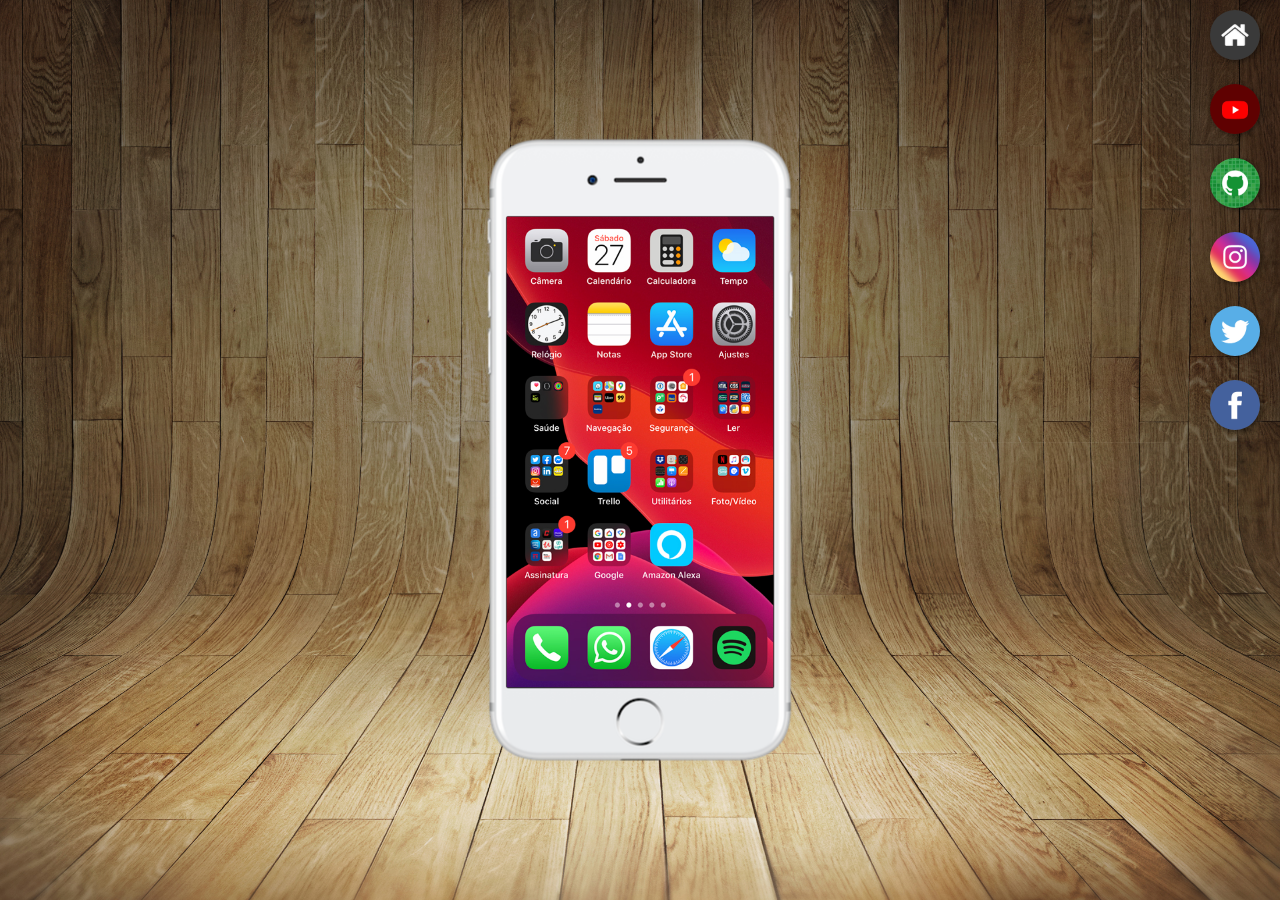
<file: index.html>
<!DOCTYPE html>
<html lang="pt-br">
<head>
    <meta charset="UTF-8">
    <meta name="viewport" content="width=device-width, initial-scale=1.0">
    <title>Projeto redes sociais</title>
    <link rel="shortcut icon" href="favicon.ico" type="image/x-icon">
    <link rel="stylesheet" href="estilos/style.css">
</head>
<body>
   <main>
        <section id="telefone">
            <iframe src="home.html" name="tela" id="tela" frameborder="0">
                Seu navegador não é compatível com isso.
            </iframe>
        </section>
        <section id="redes-sociais">
            <a href="home.html" target="tela"> <img src="imagens/logo-home.jpg" alt="Home"></a> <br>
            <a href="youtube.html" target="tela"> <img src="imagens/logo-youtube.jpg" alt="YouTube"></a><br>
            <a href="github.html" target="tela"> <img src="imagens/logo-github.jpg" alt="GitHub"></a><br>
            <a href="instagram.html" target="tela"> <img src="imagens/logo-instagram.jpg" alt="Instagram"></a><br>
            <a href="twitter.html" target="tela"> <img src="imagens/logo-twitter.jpg" alt="Twitter"></a><br>
            <a href="facebook.html" target="tela"> <img src="imagens/logo-facebook.jpg" alt="Facebook"></a><br>
        </section>
   </main>
</body>
</html>
</file>
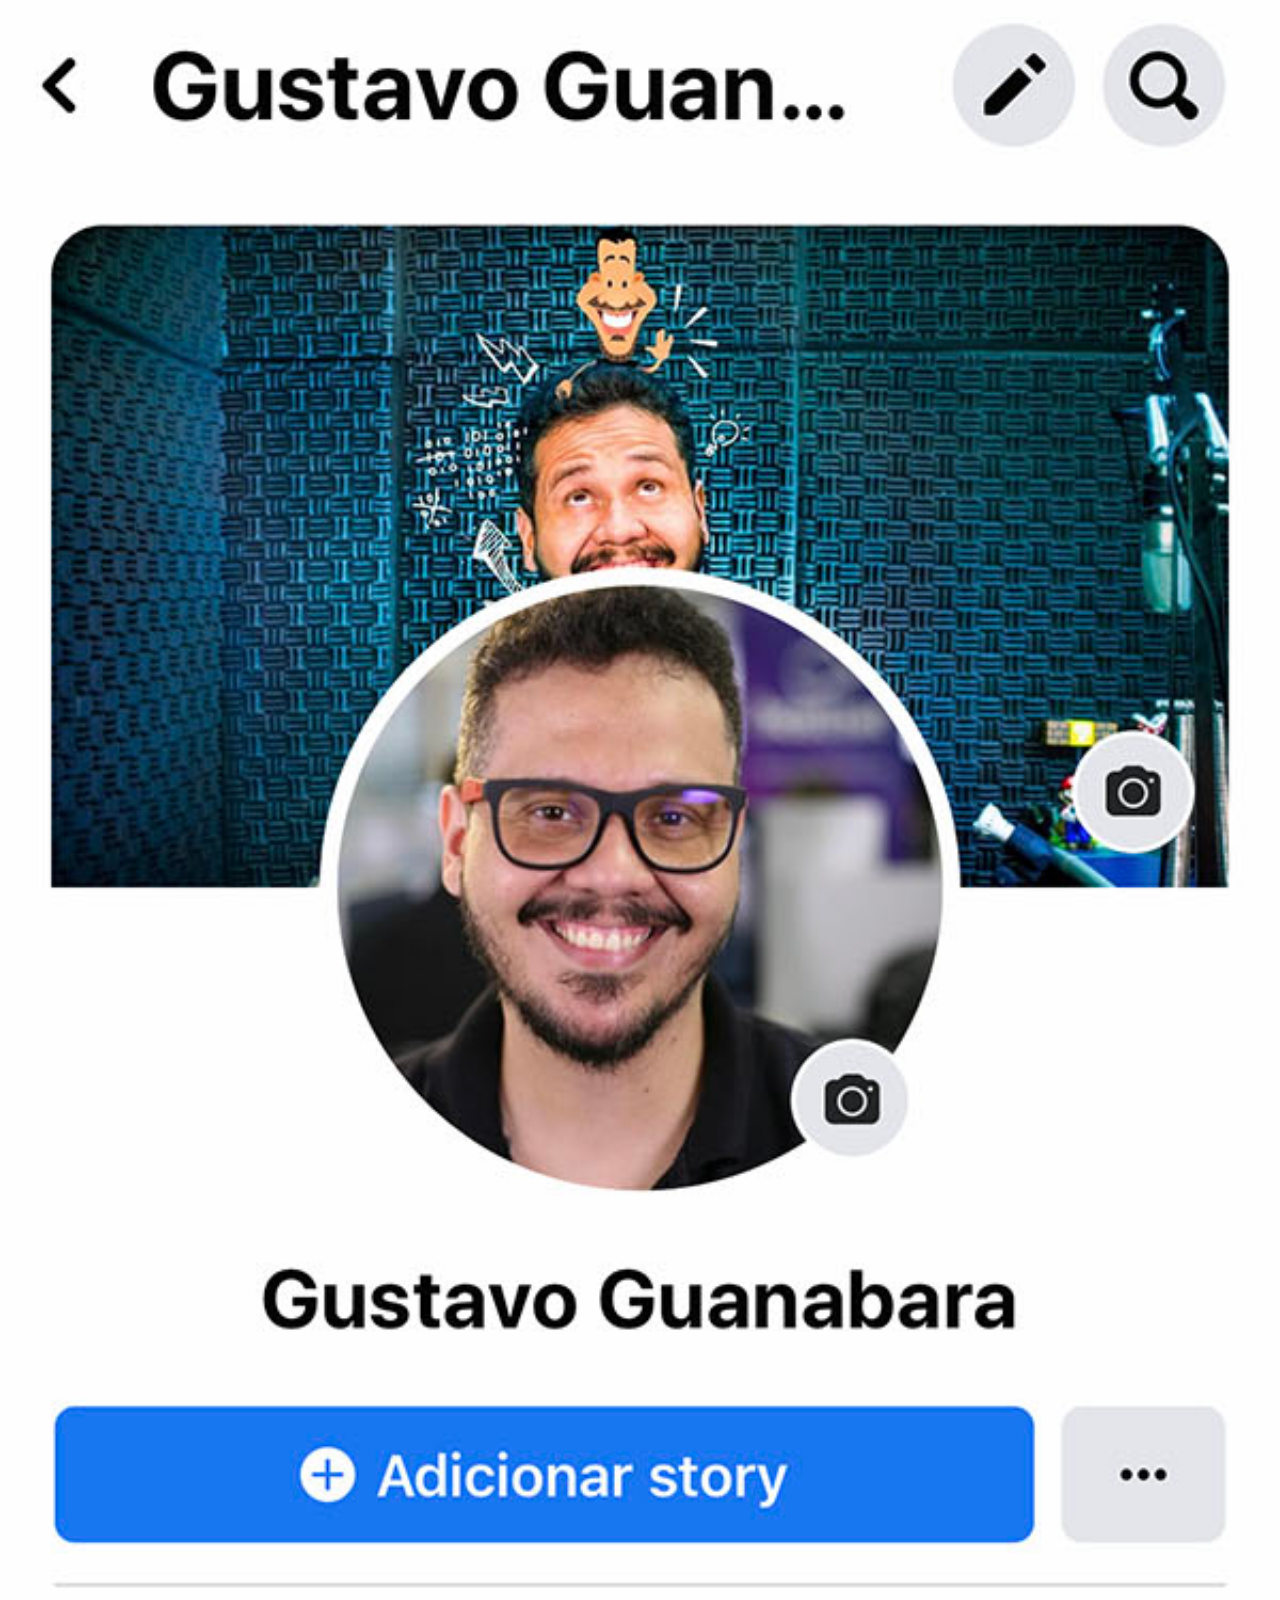
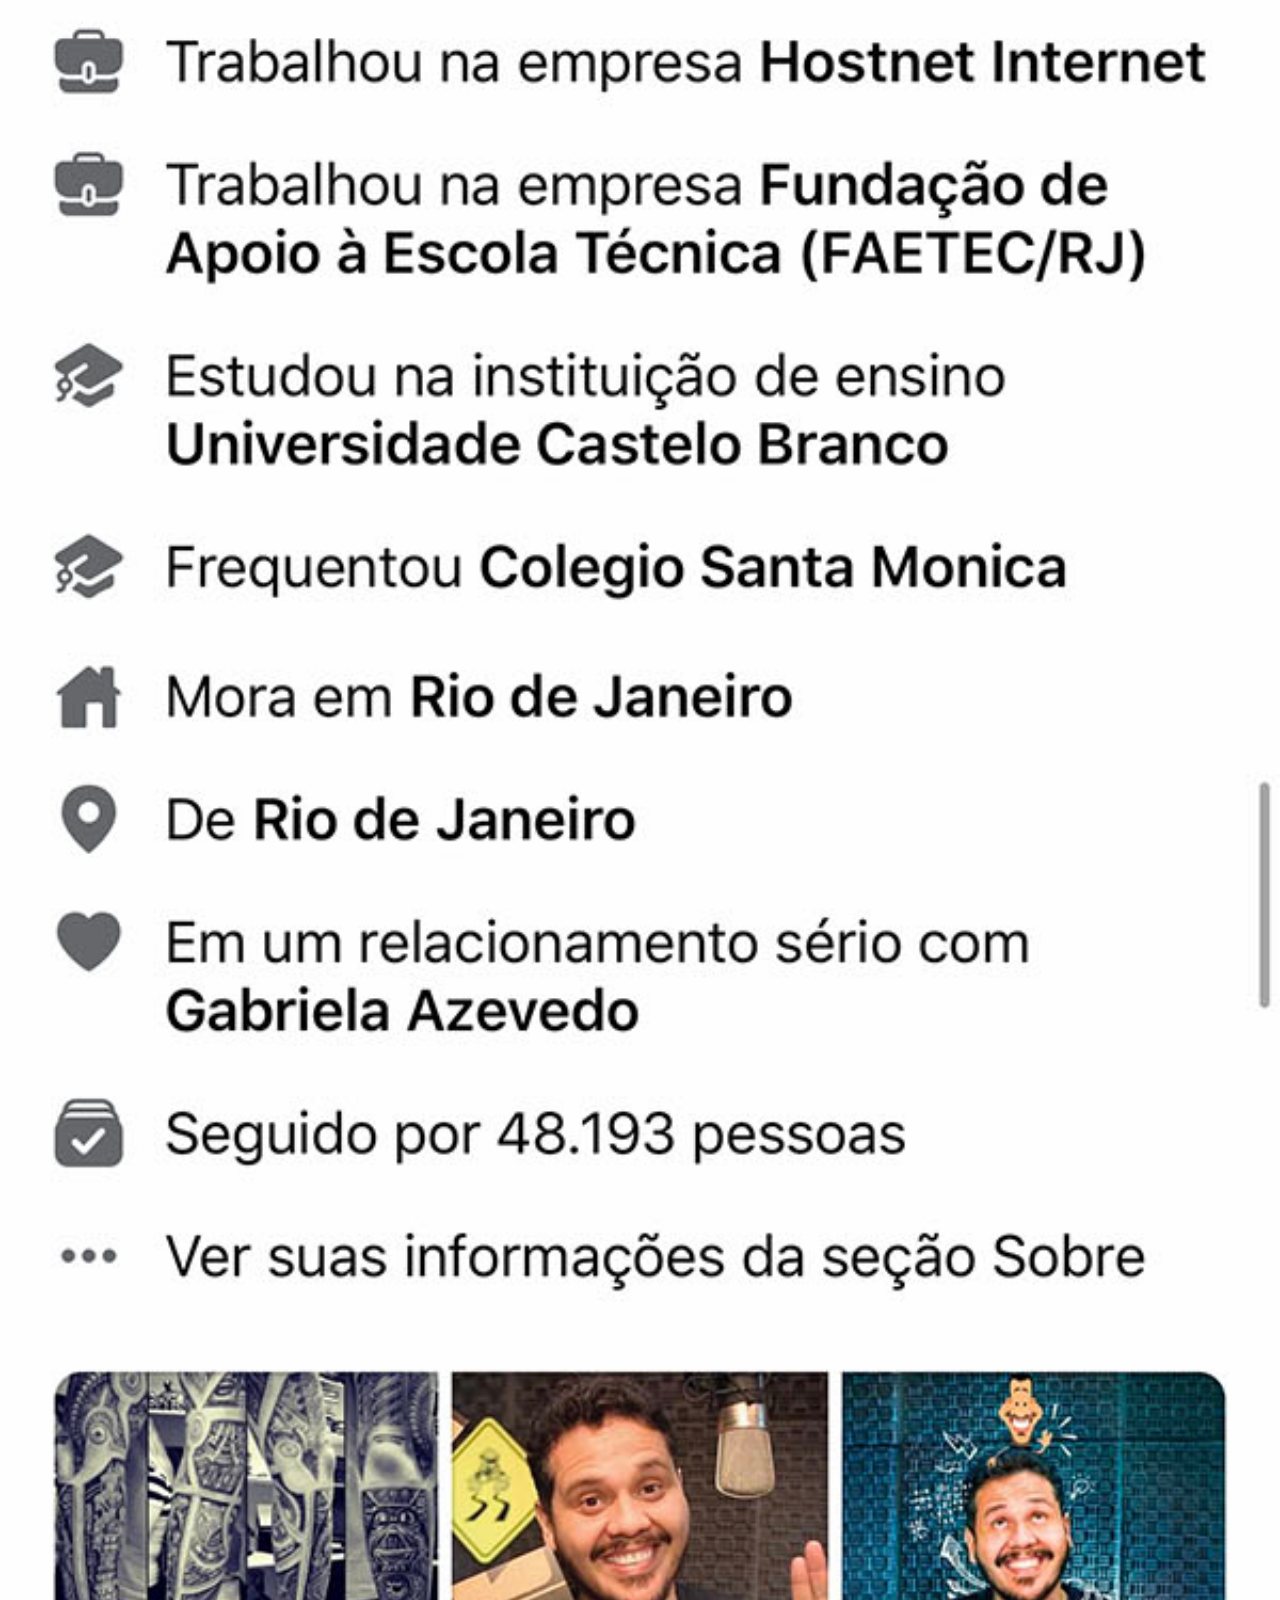
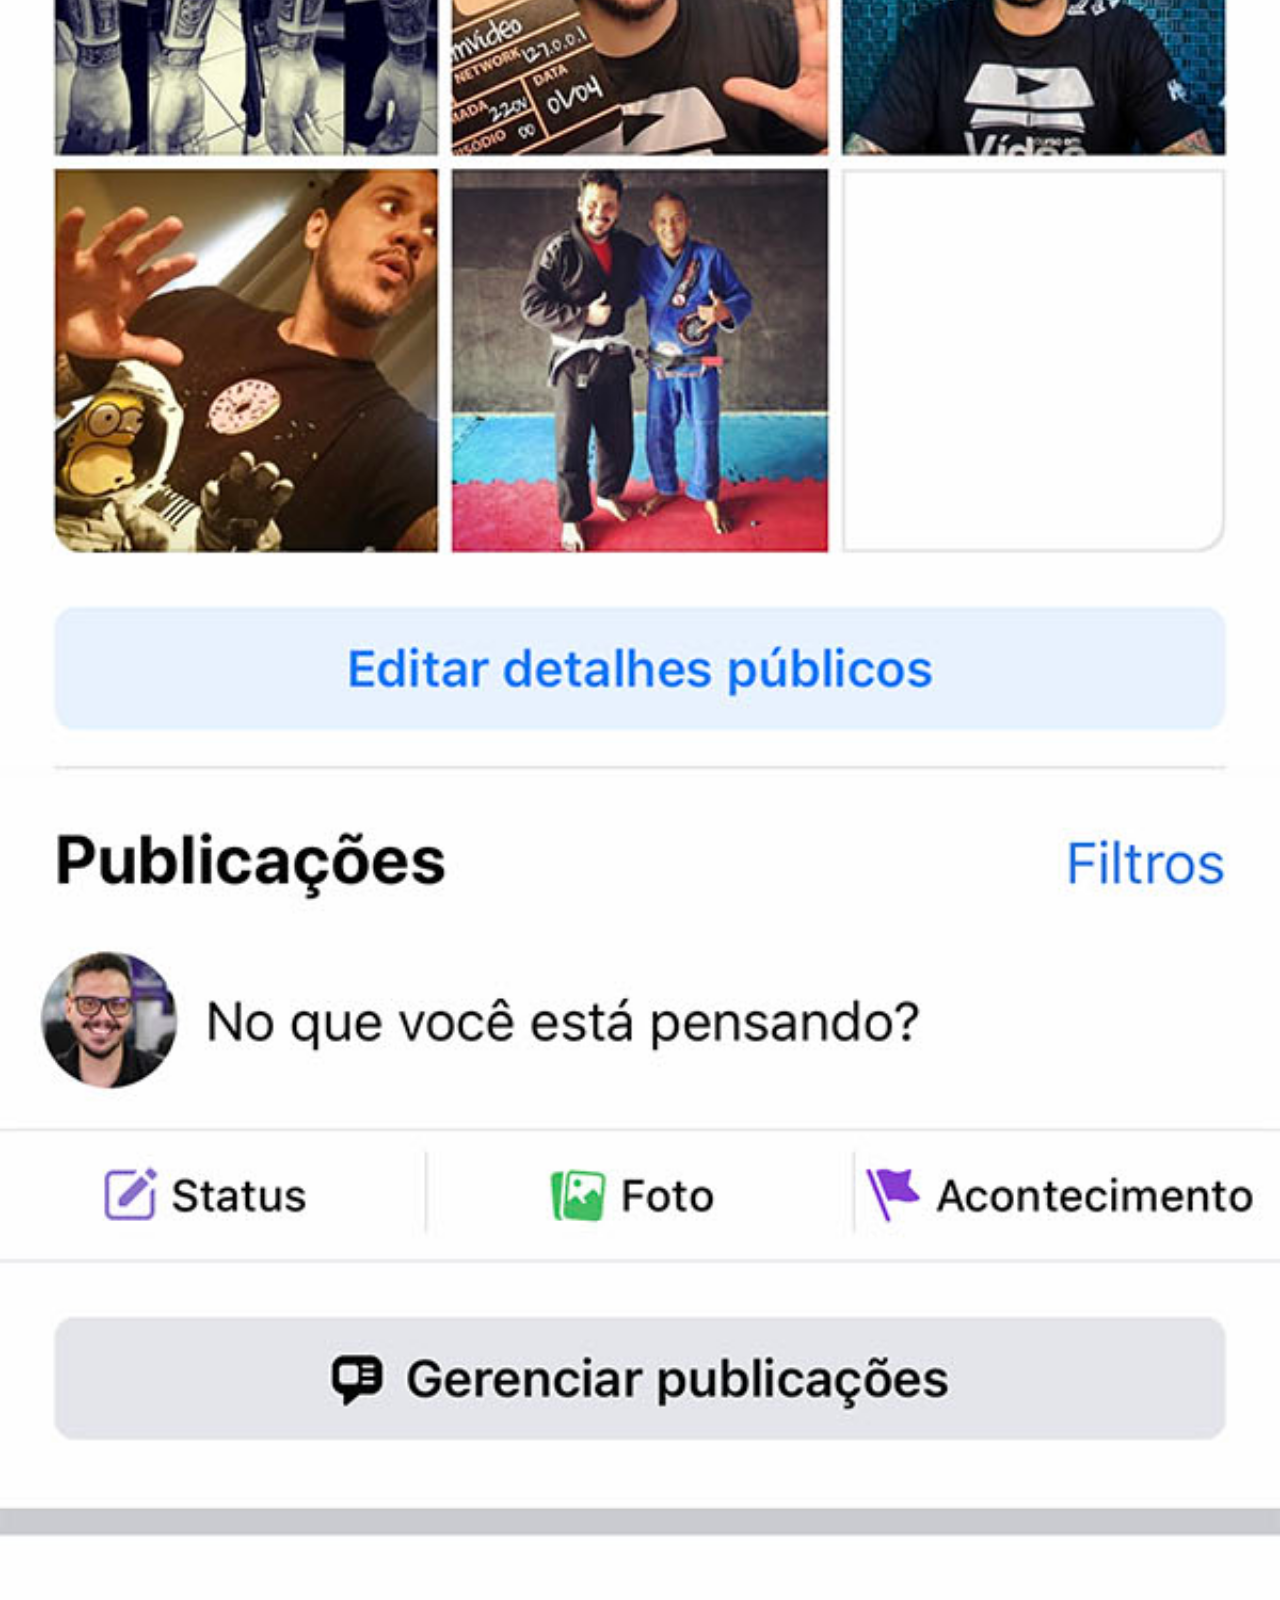
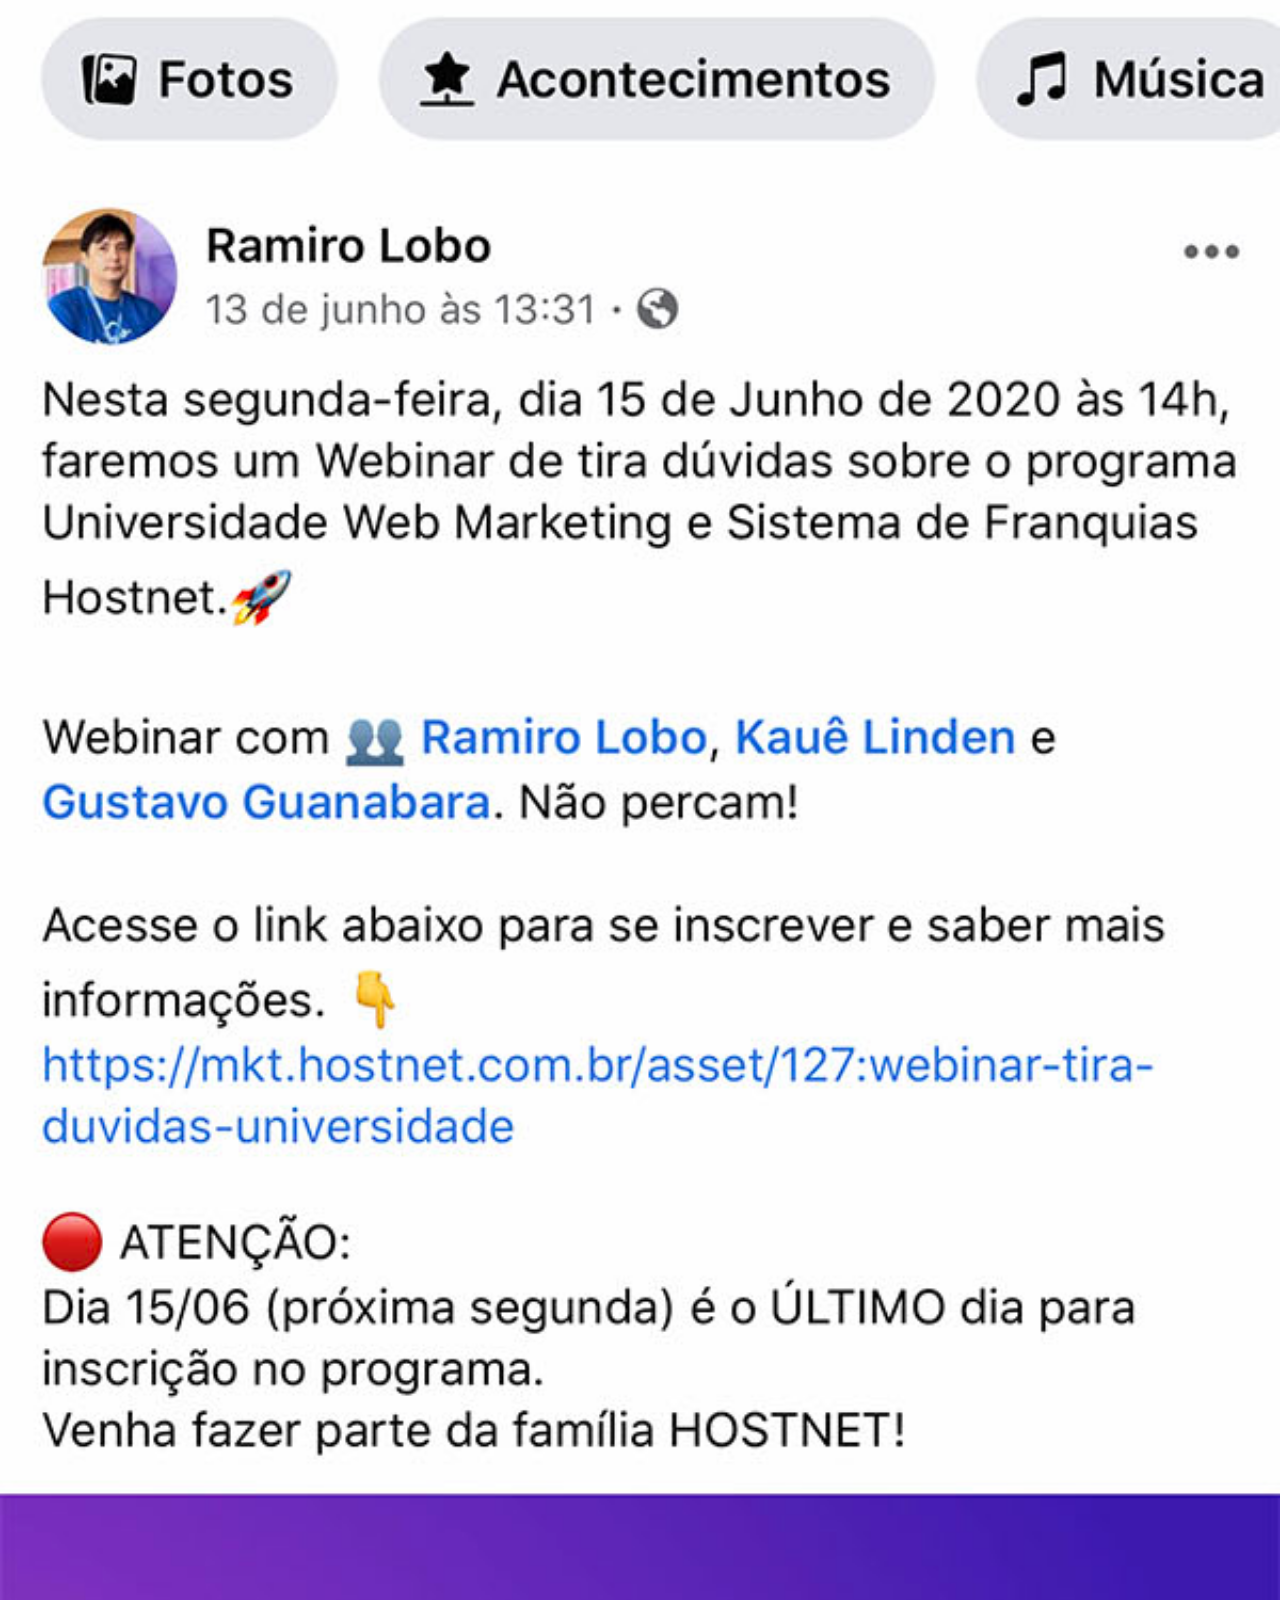
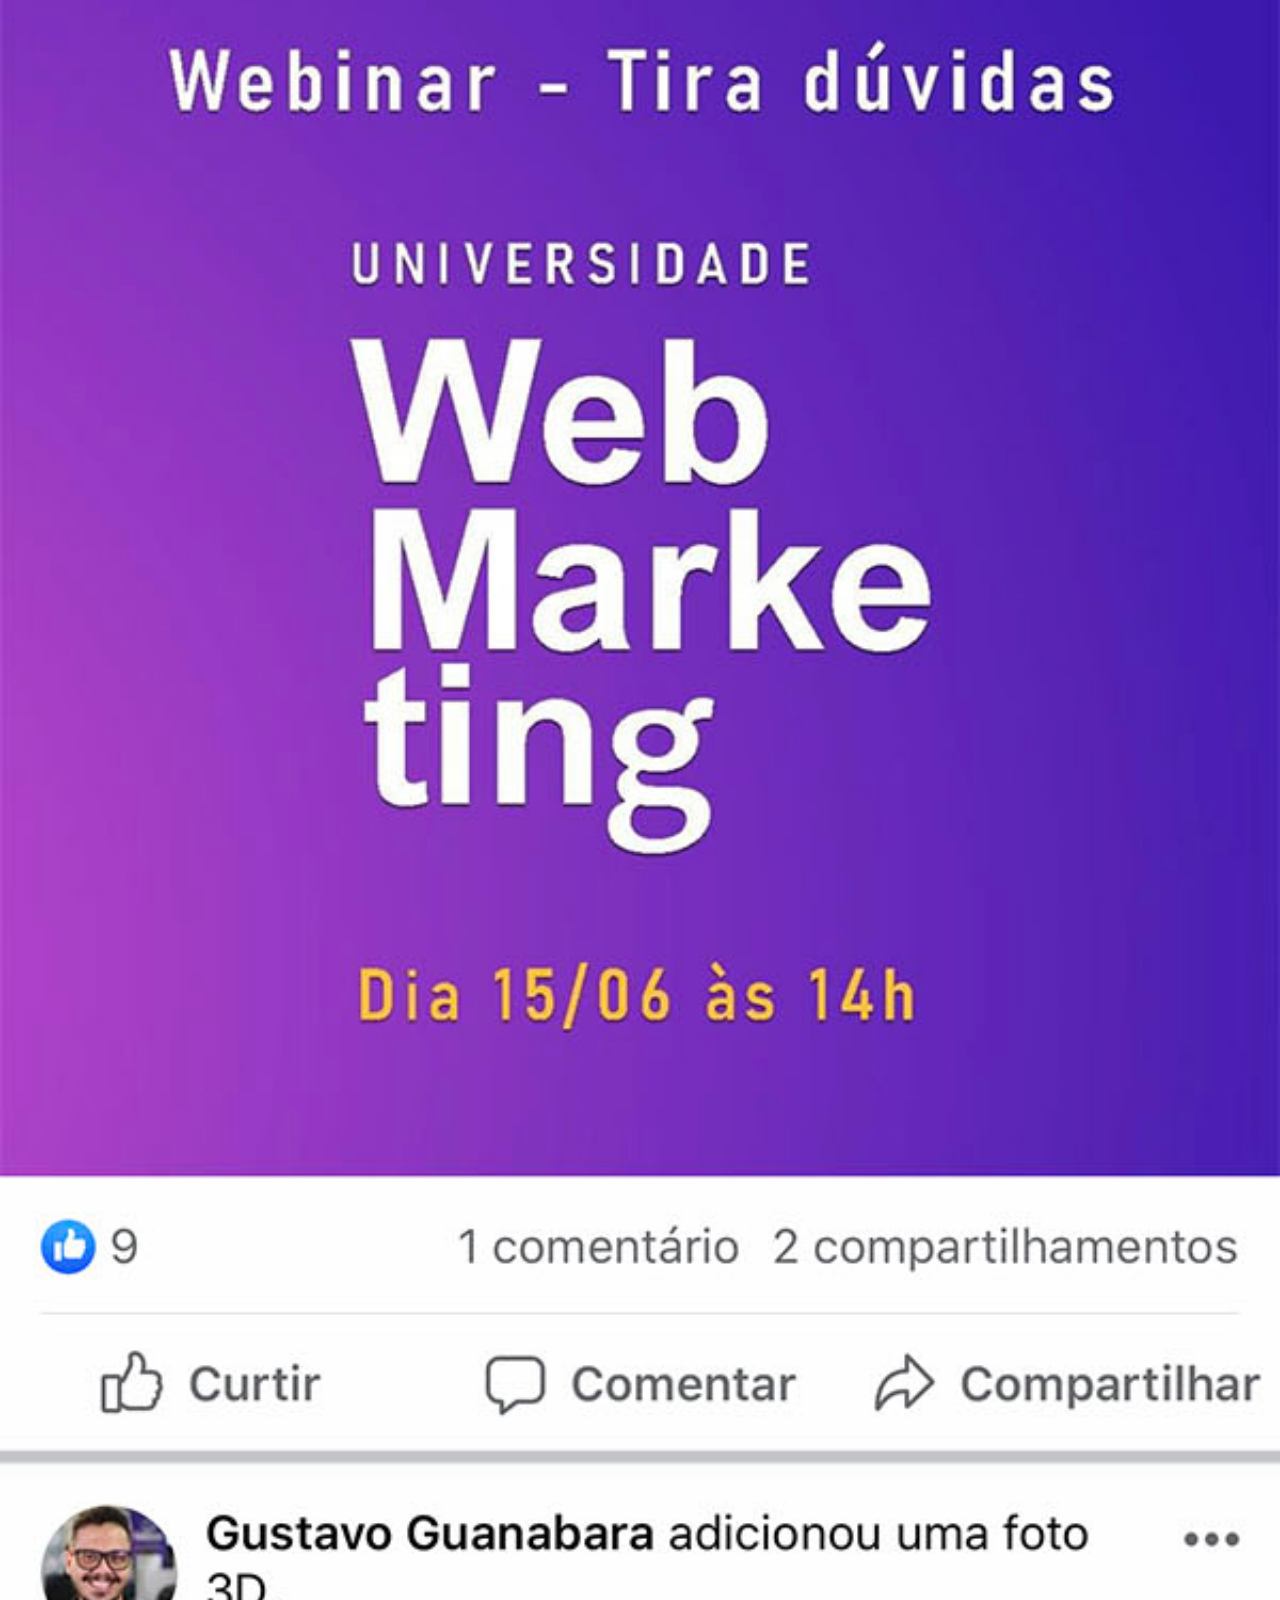
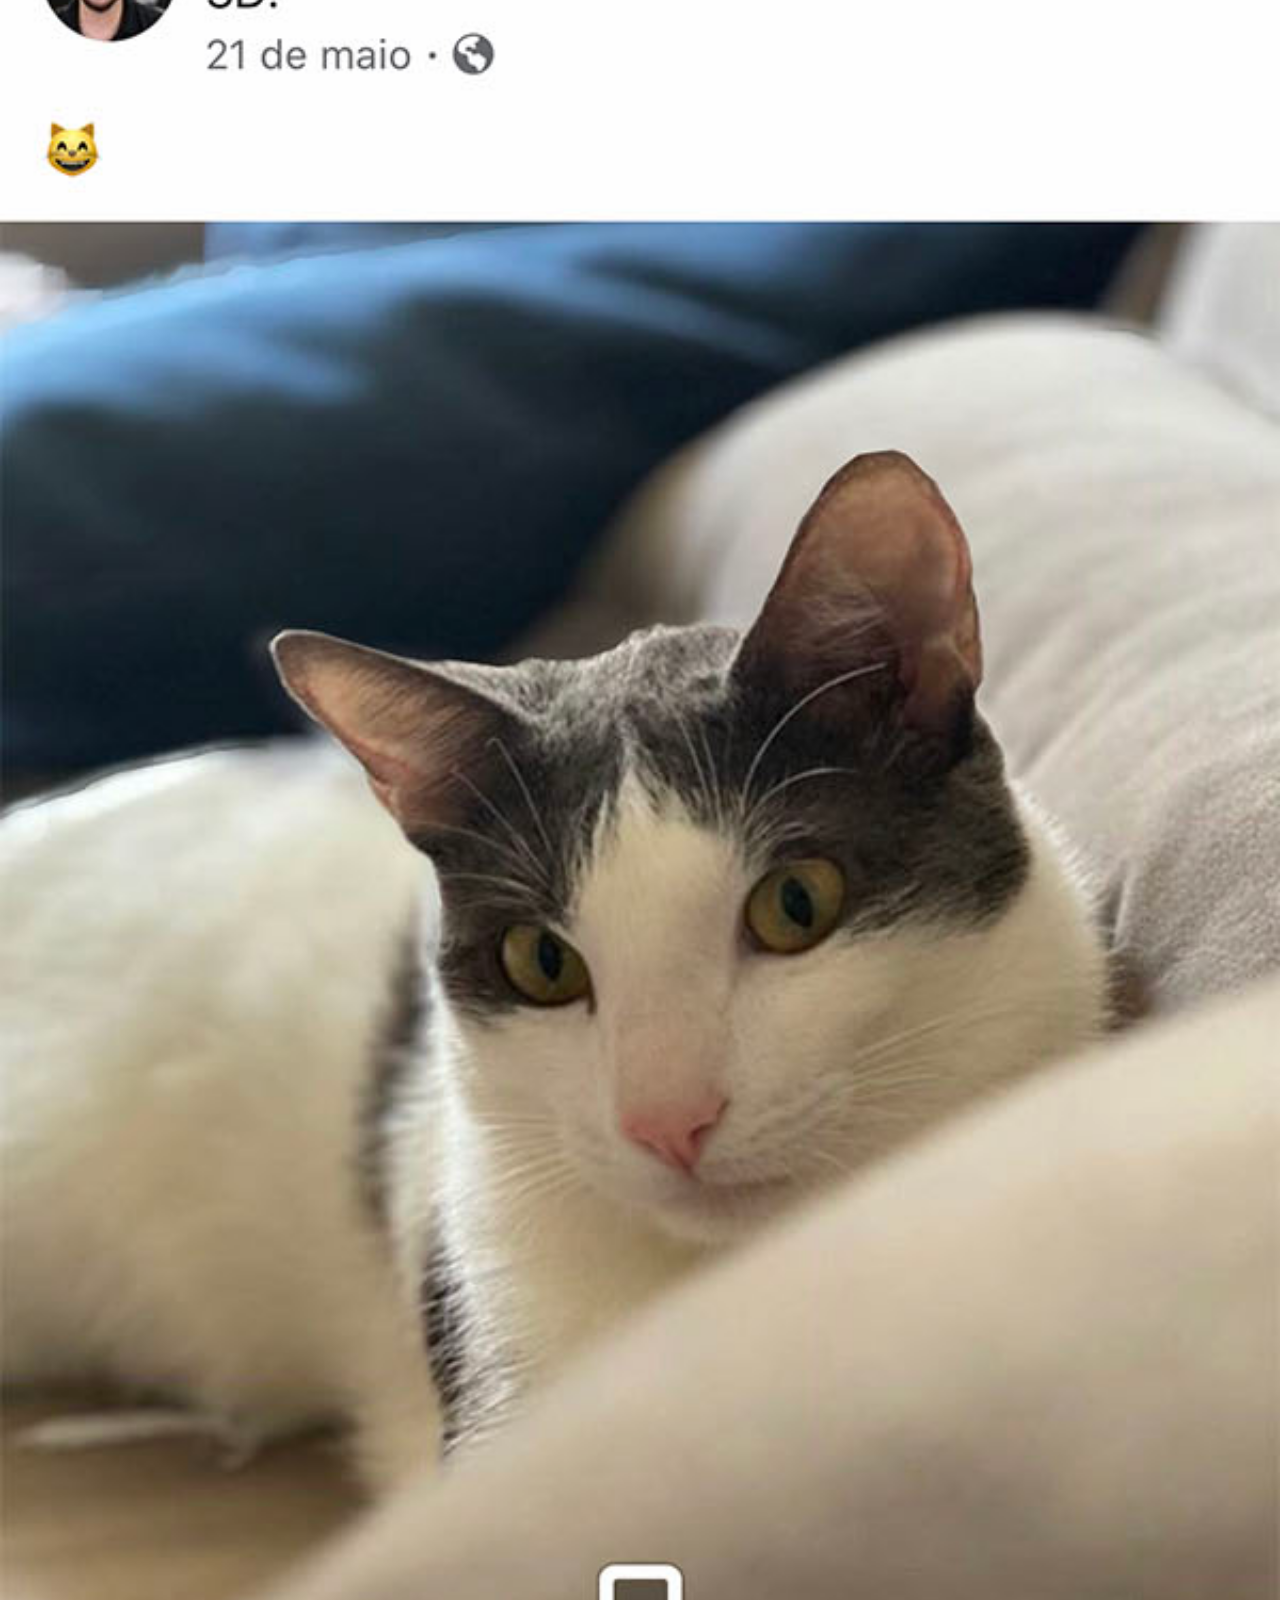
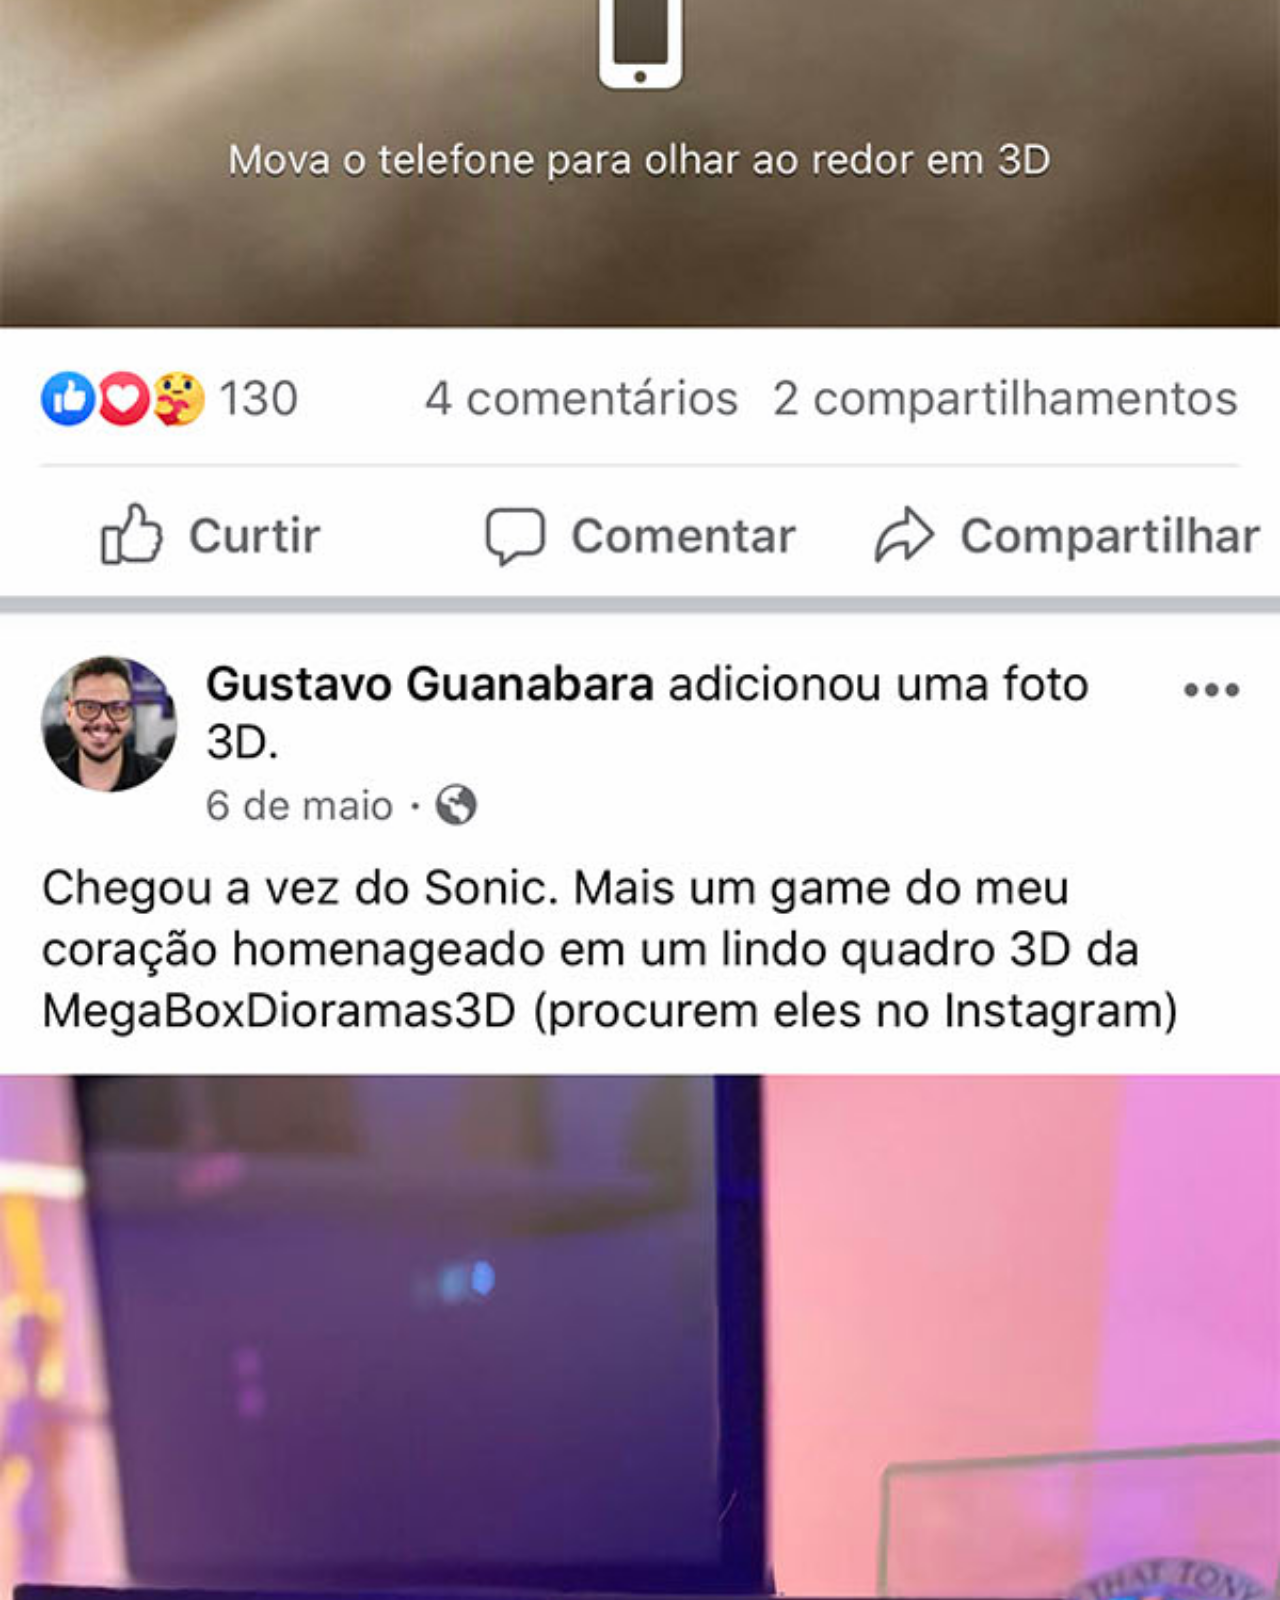
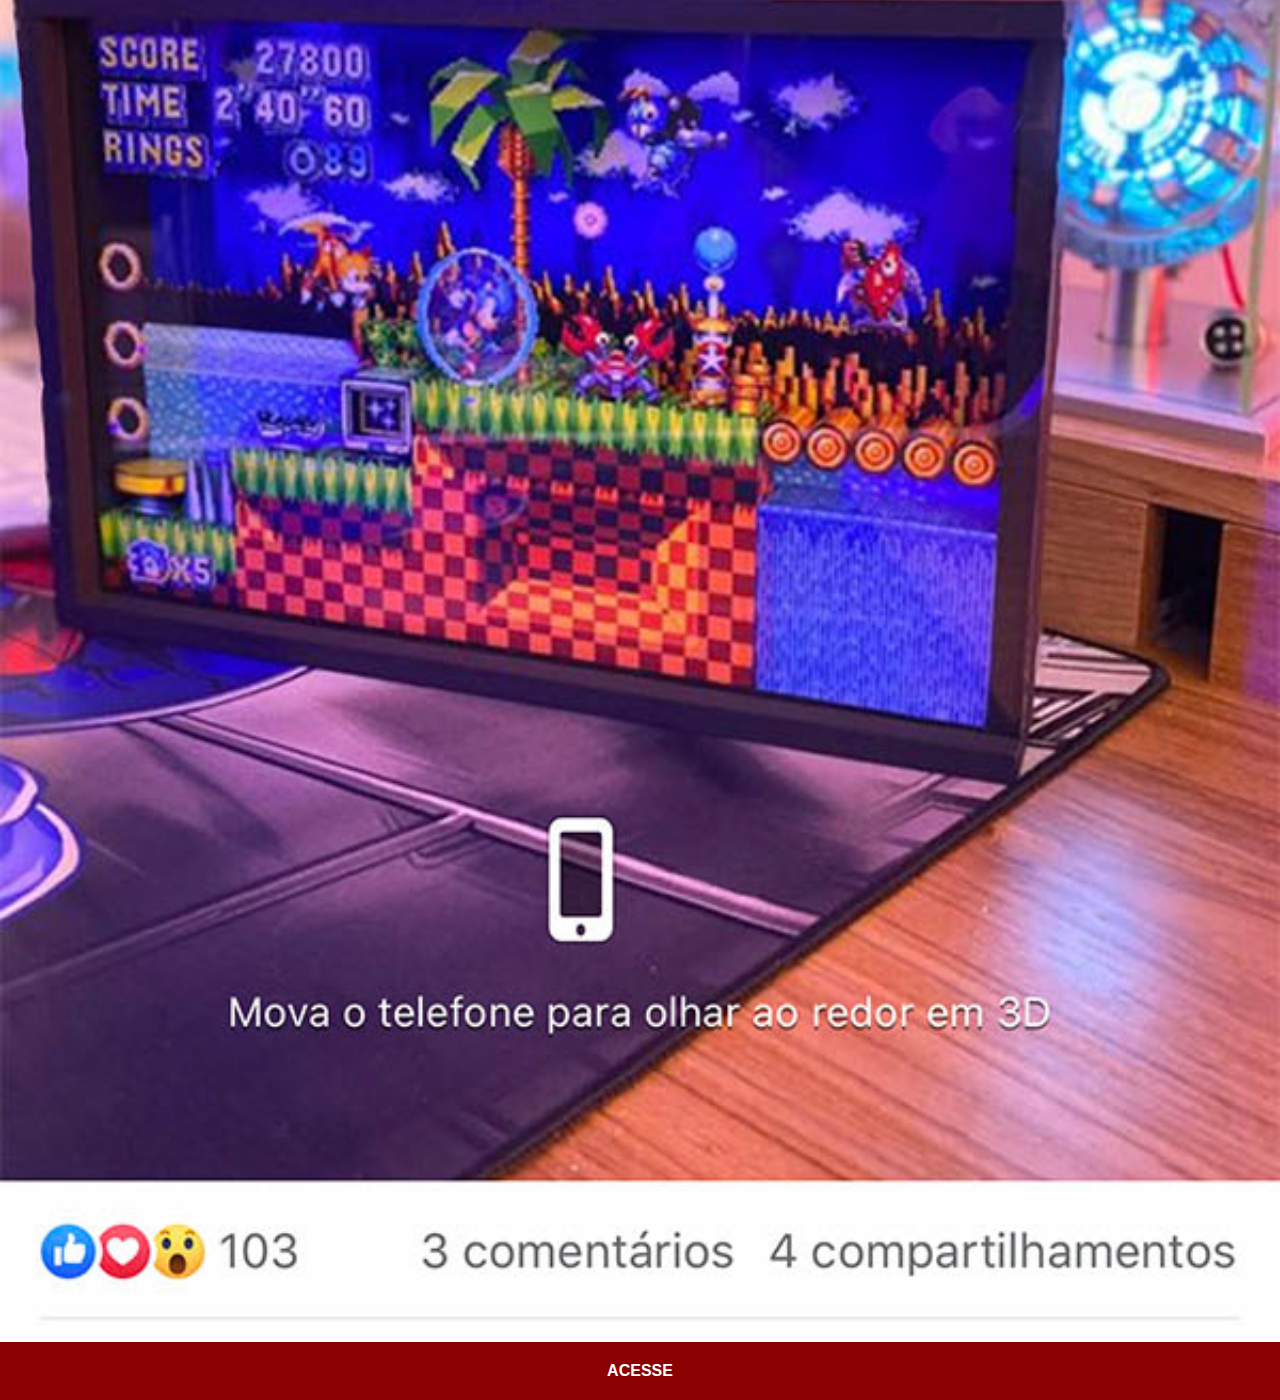
<file: facebook.html>
<!DOCTYPE html>
<html lang="pt-br">
<head>
    <meta charset="UTF-8">
    <meta name="viewport" content="width=device-width, initial-scale=1.0">
    <title>Facebook</title>
    <link rel="stylesheet" href="estilos/social.css">
</head>
<body>
   <img src="imagens/tela-facebook.jpg" alt="Facebook"> 
   <a href="https://www.facebook.com/gustavoguanabara/" target="_blank">ACESSE</a>
</body>
</html>
</file>
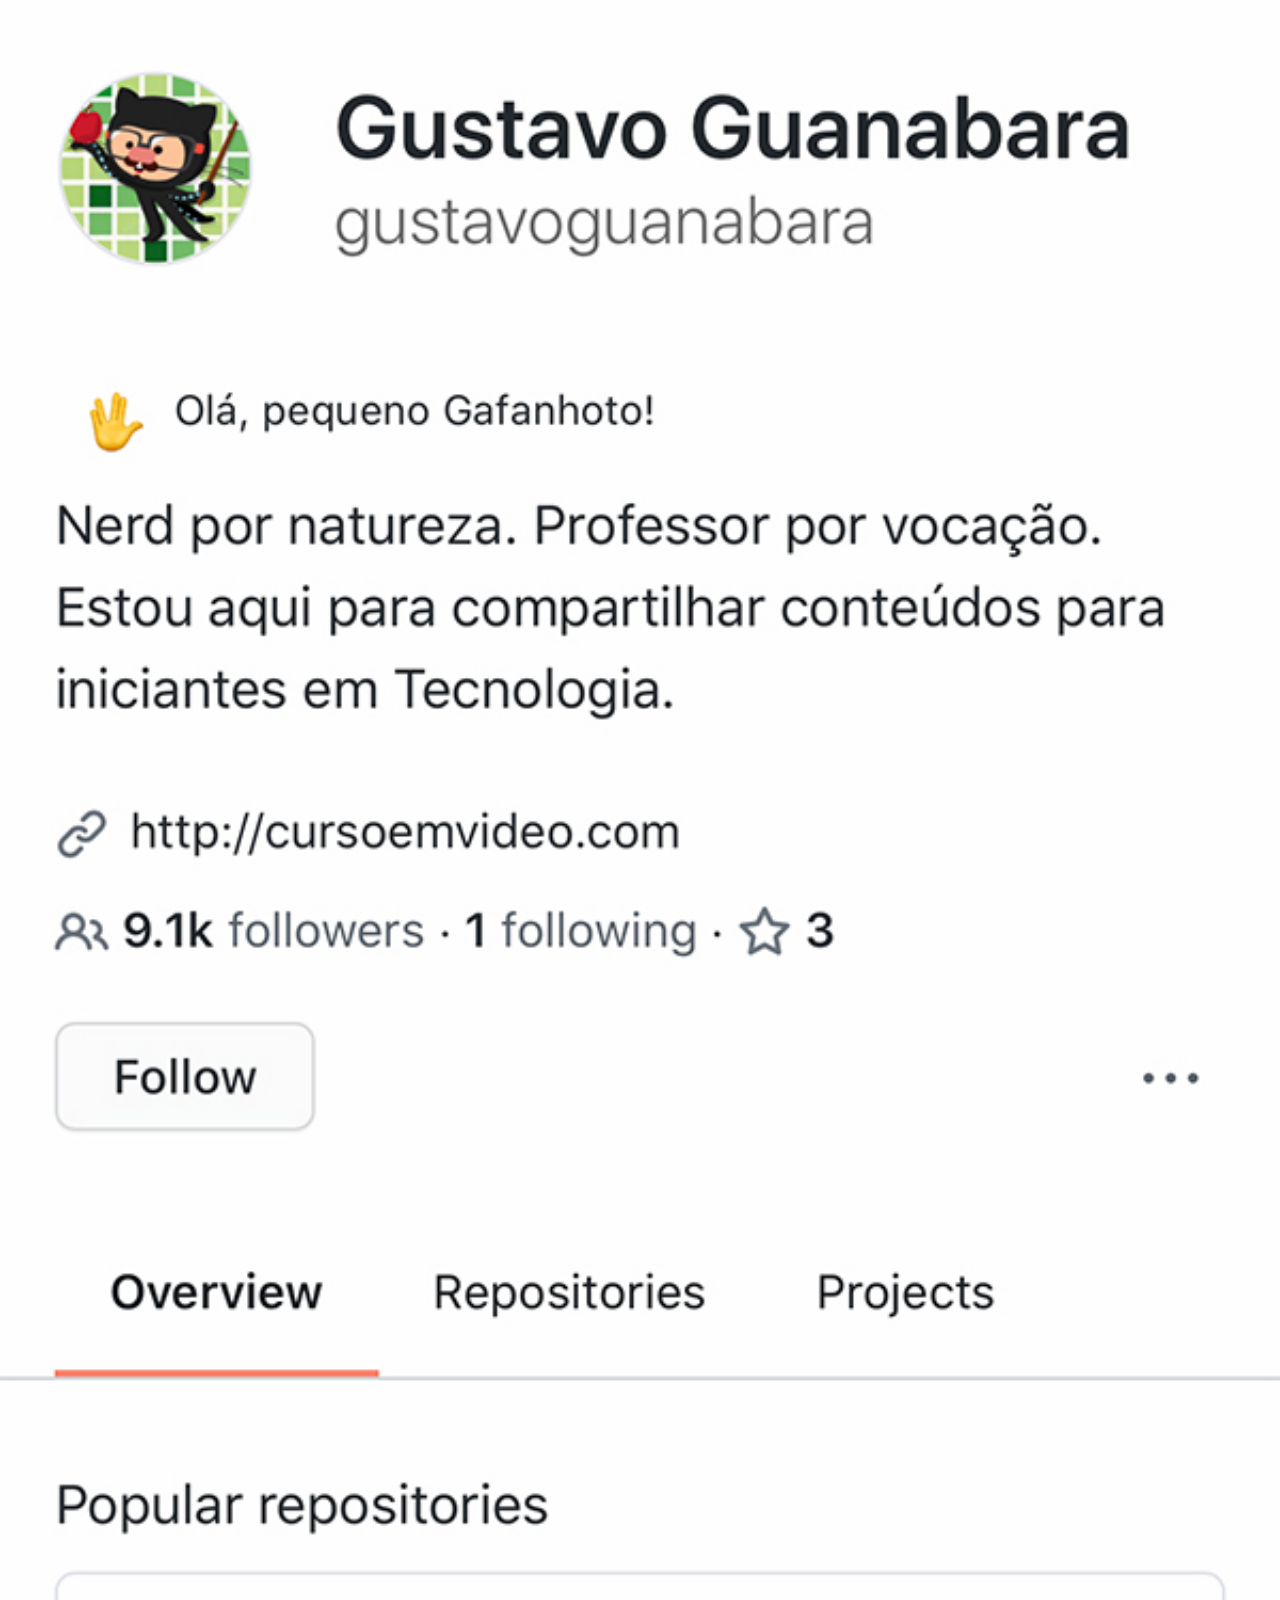
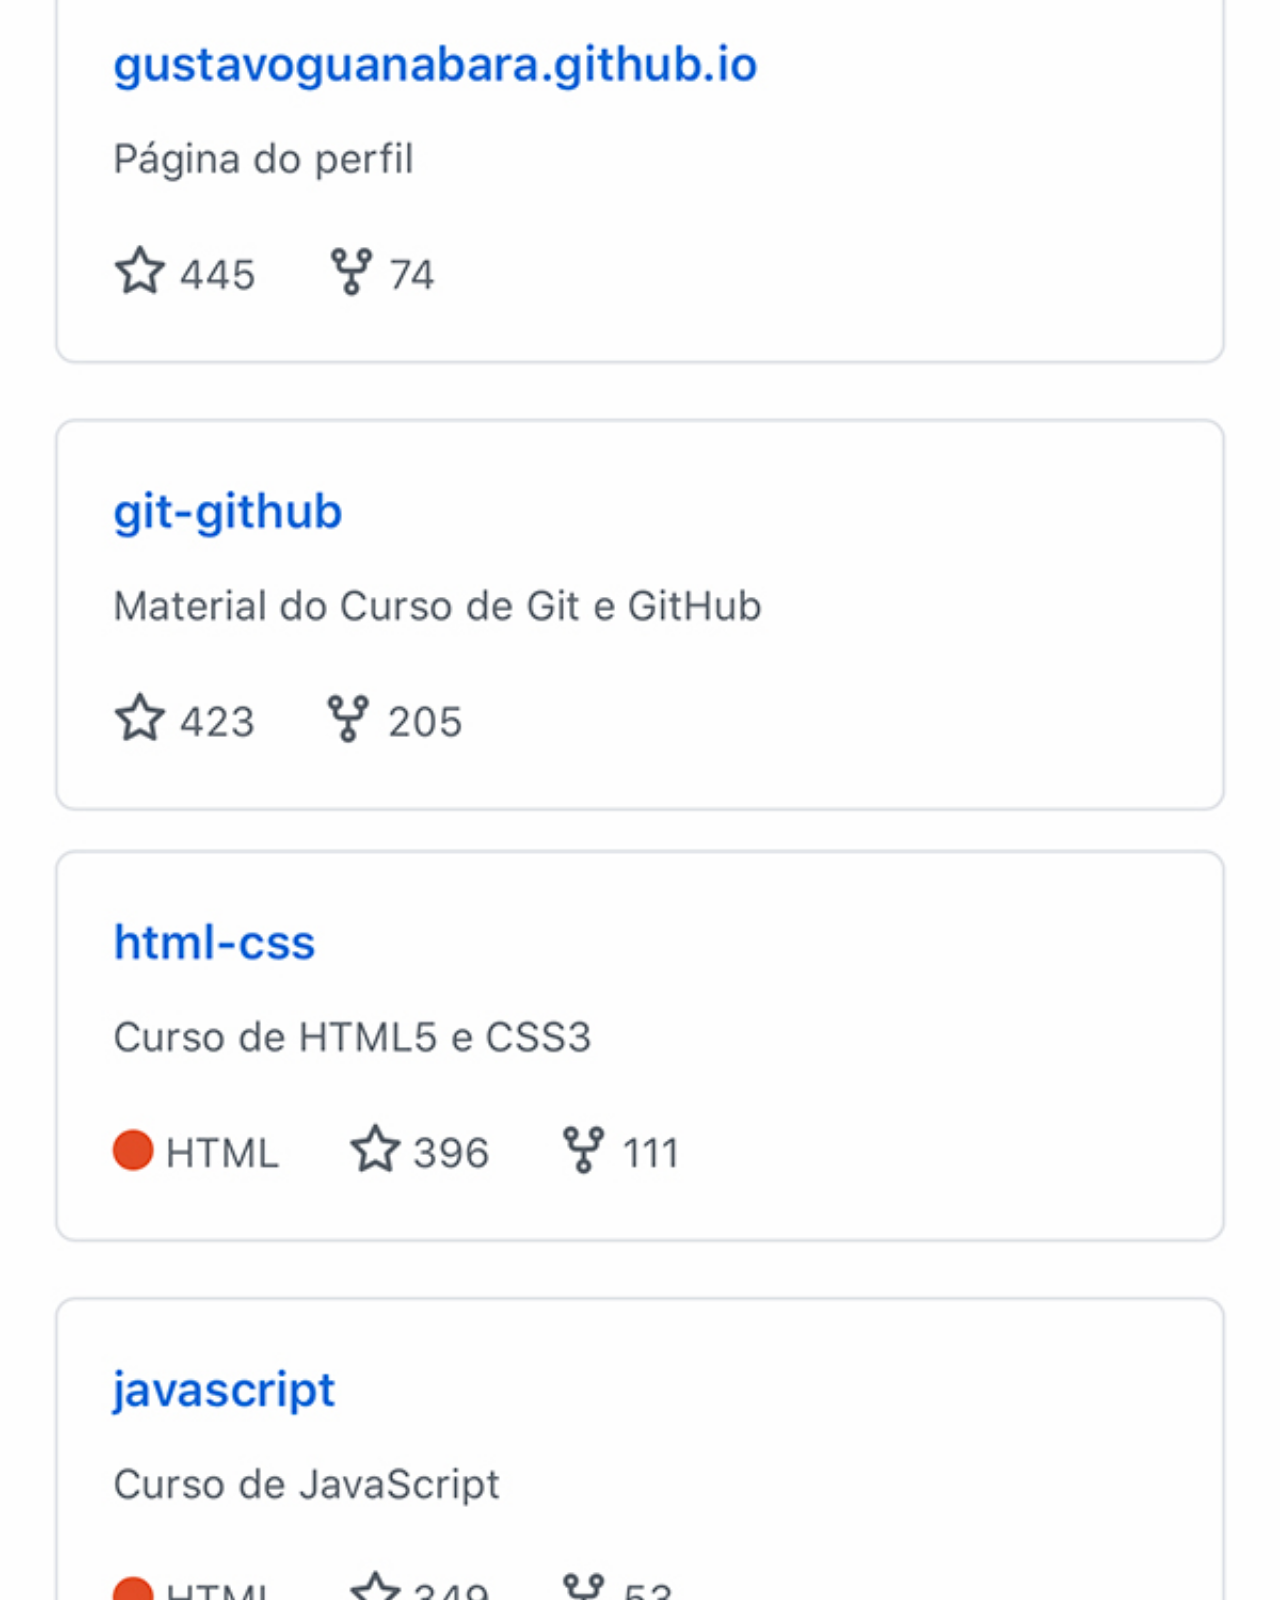
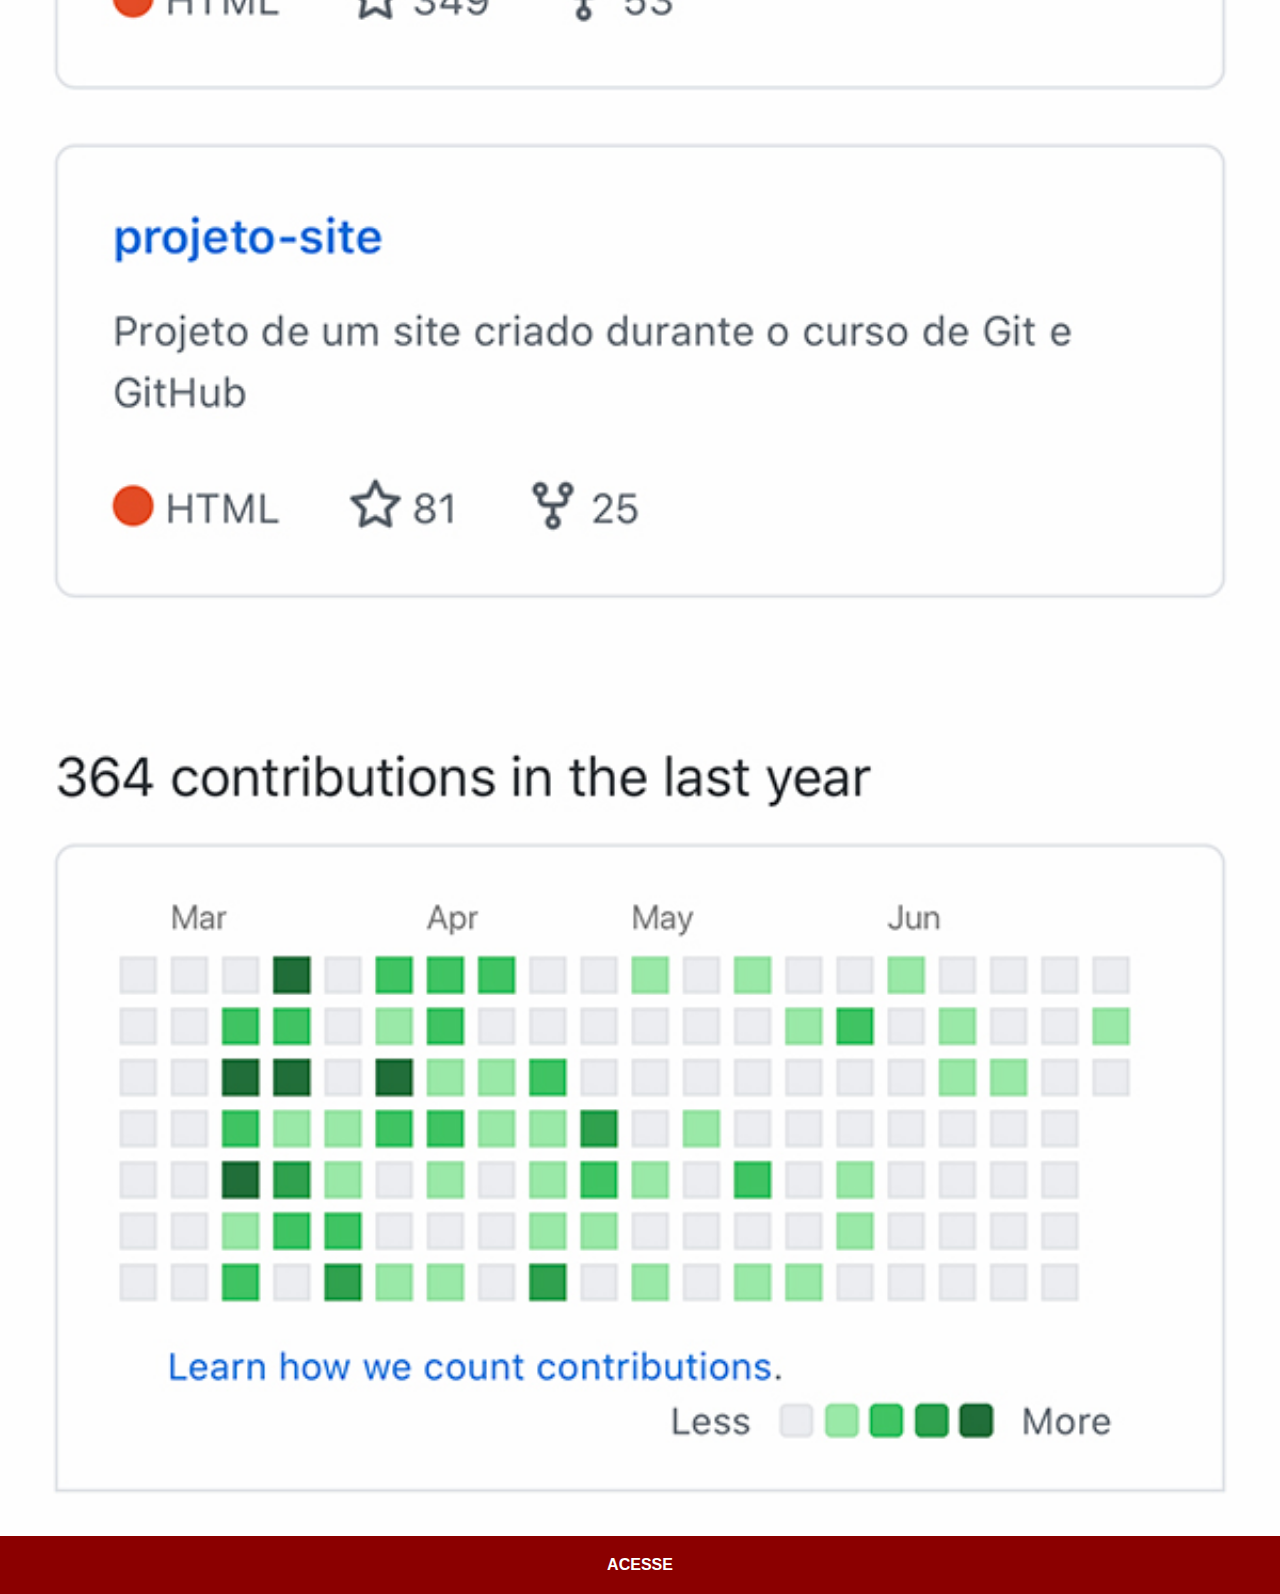
<file: github.html>
<!DOCTYPE html>
<html lang="pt-br">
<head>
    <meta charset="UTF-8">
    <meta name="viewport" content="width=device-width, initial-scale=1.0">
    <title>GitHub</title>
    <link rel="stylesheet" href="estilos/social.css">
</head>
<body>
    <img src="imagens/tela-github.jpg" alt="GitHub">
    <a href="https://github.com/gustavoguanabara/" target="_blank">ACESSE</a>
</body>
</html>
</file>
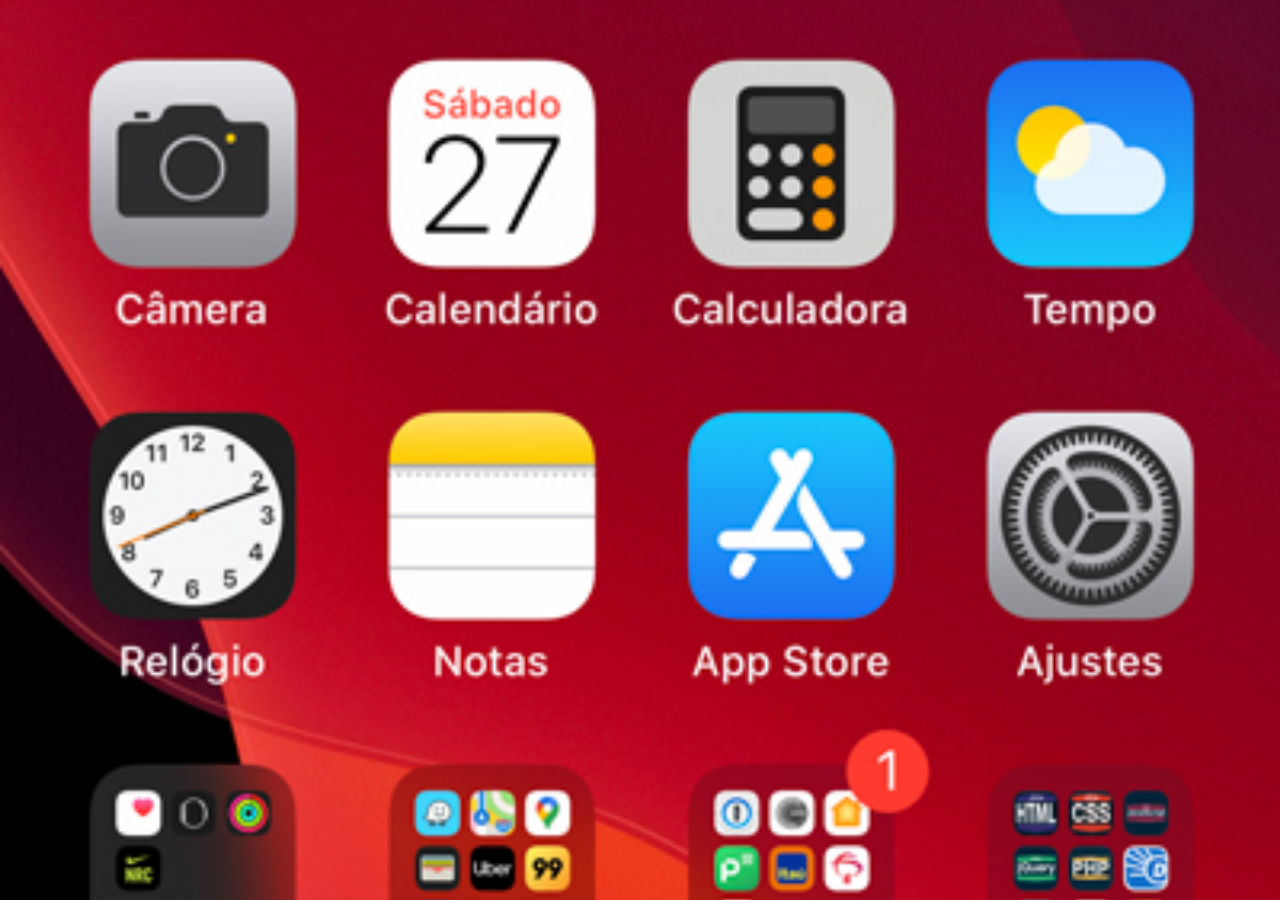
<file: home.html>
<!DOCTYPE html>
<html lang="pt-br">
<head>
    <meta charset="UTF-8">
    <meta name="viewport" content="width=device-width, initial-scale=1.0">
    <title>Home</title>
</head>
<style>
    *{
        margin: 0px;
        padding: 0px;
    }

    body {
        width: 100vw;
        height: 100vh;
        background: black url('imagens/tela-home.jpg') no-repeat top center;
        background-size: cover;
    }
</style>
<body>
    
</body>
</html>
</file>
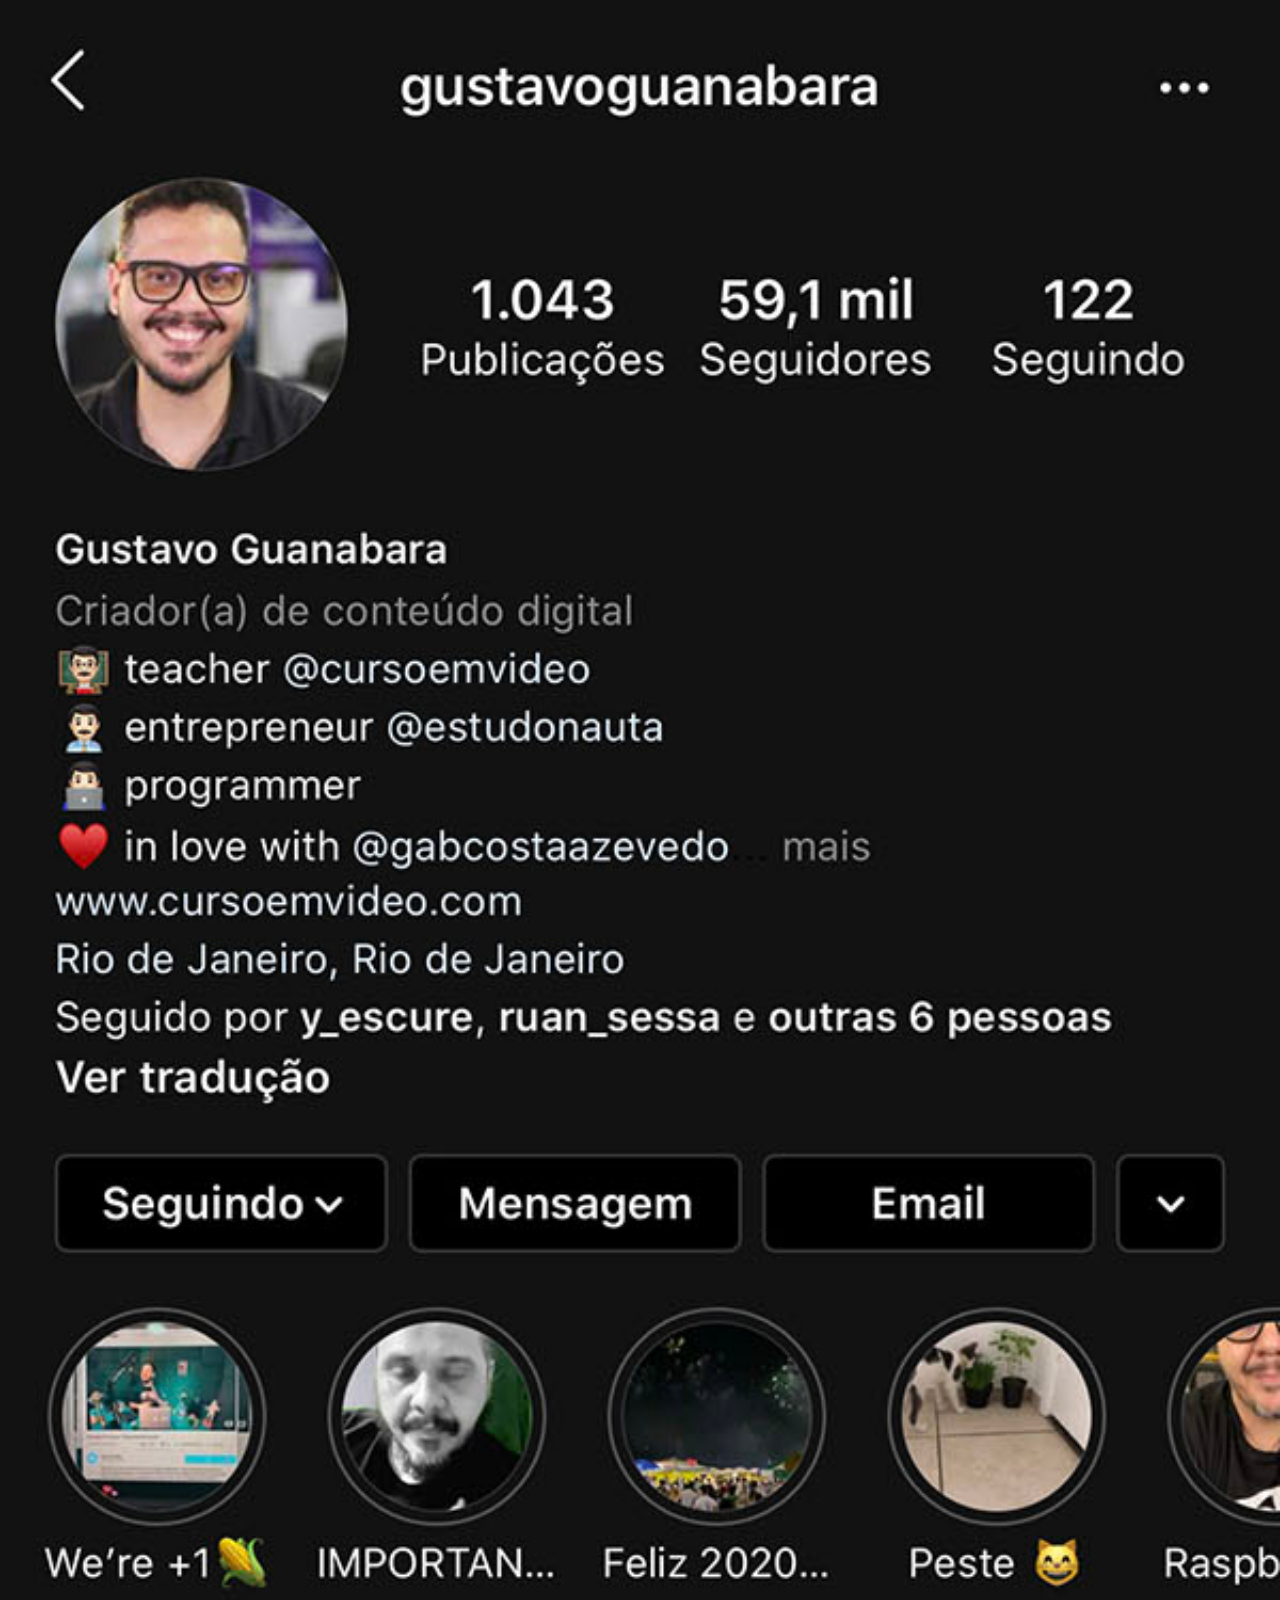
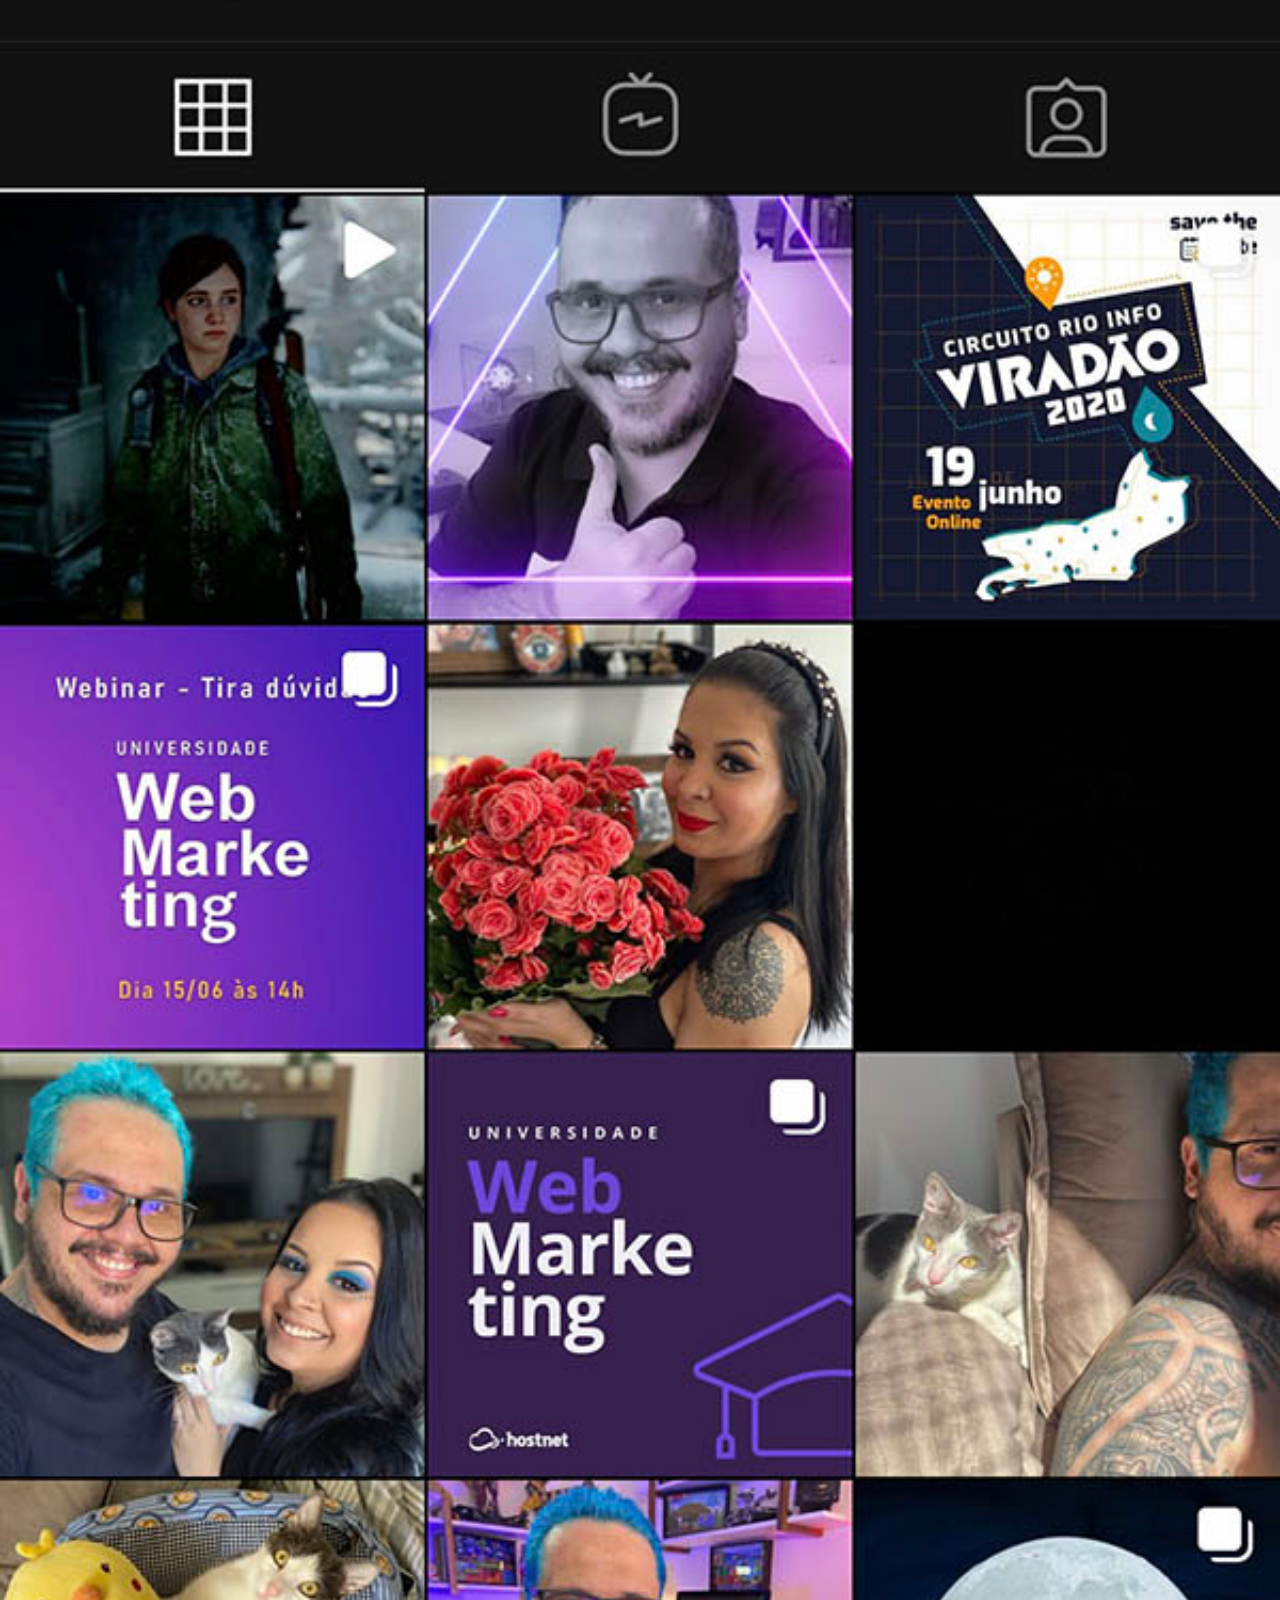
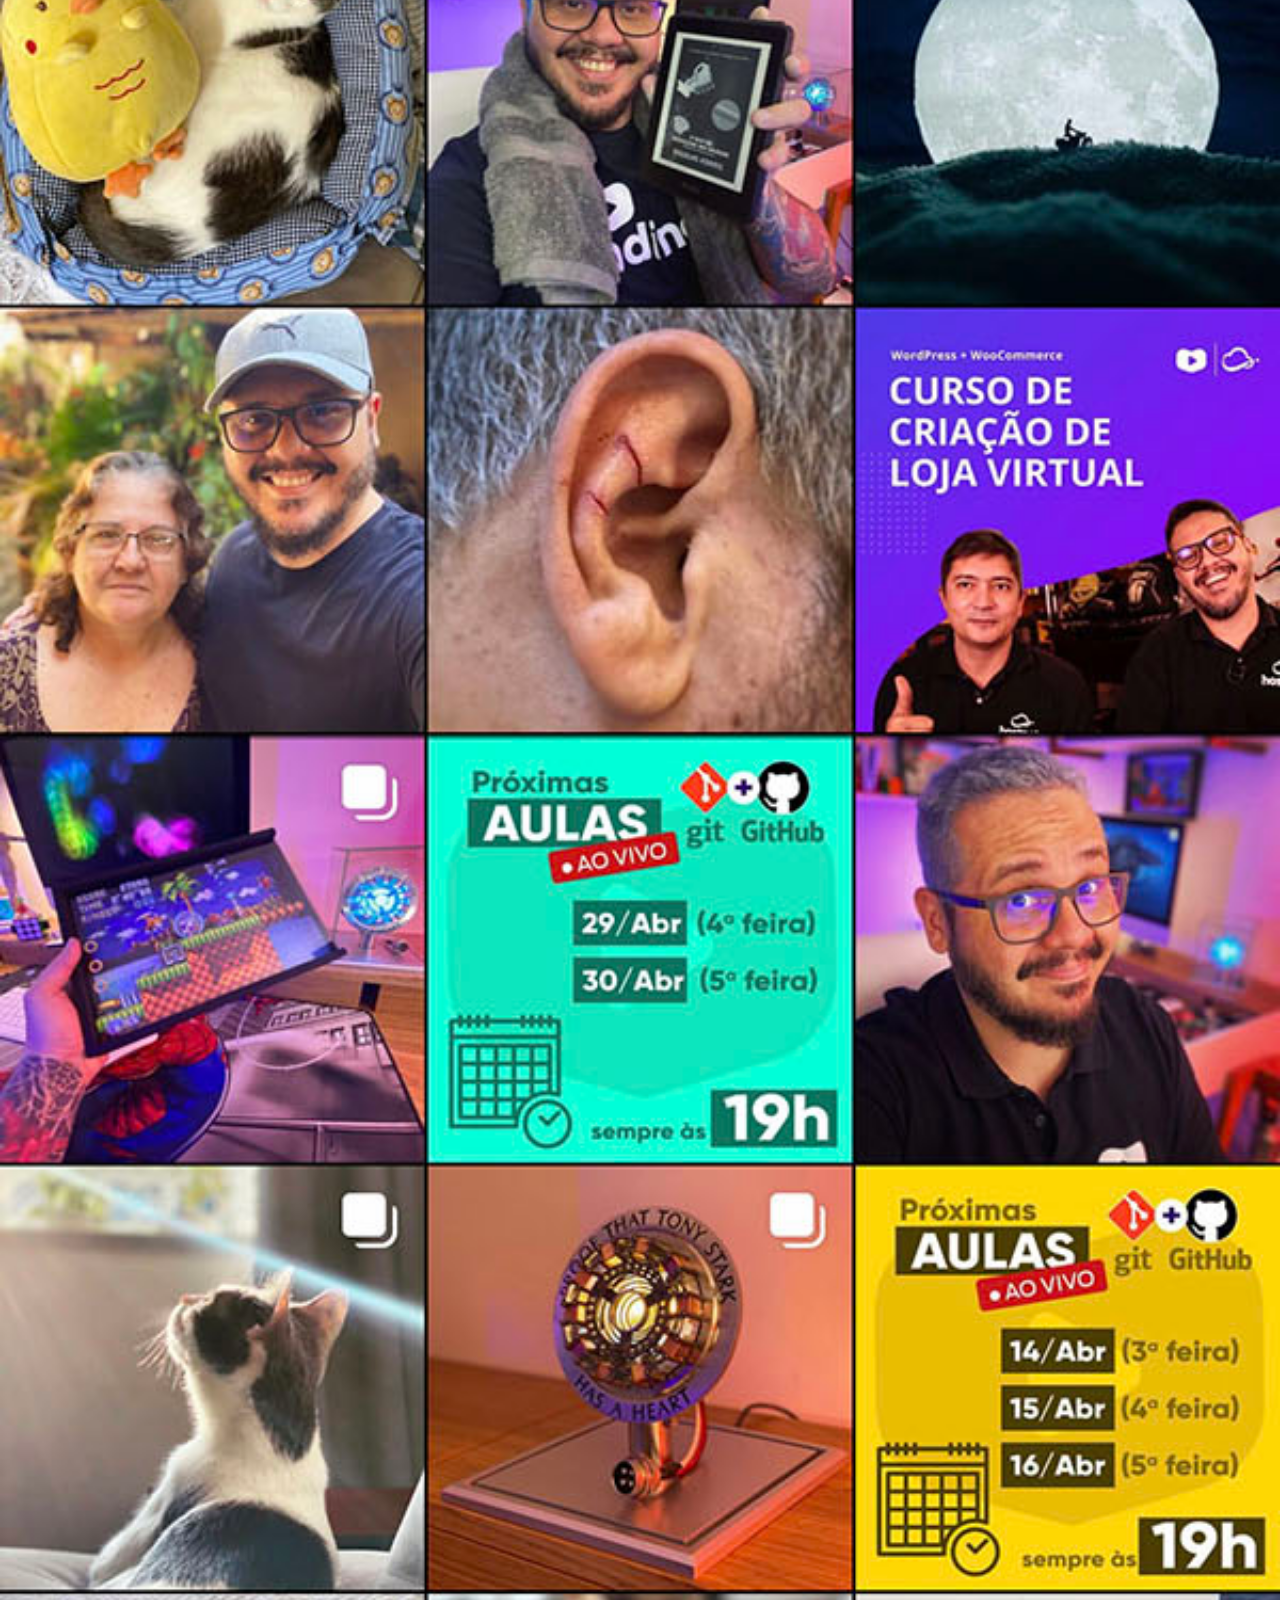
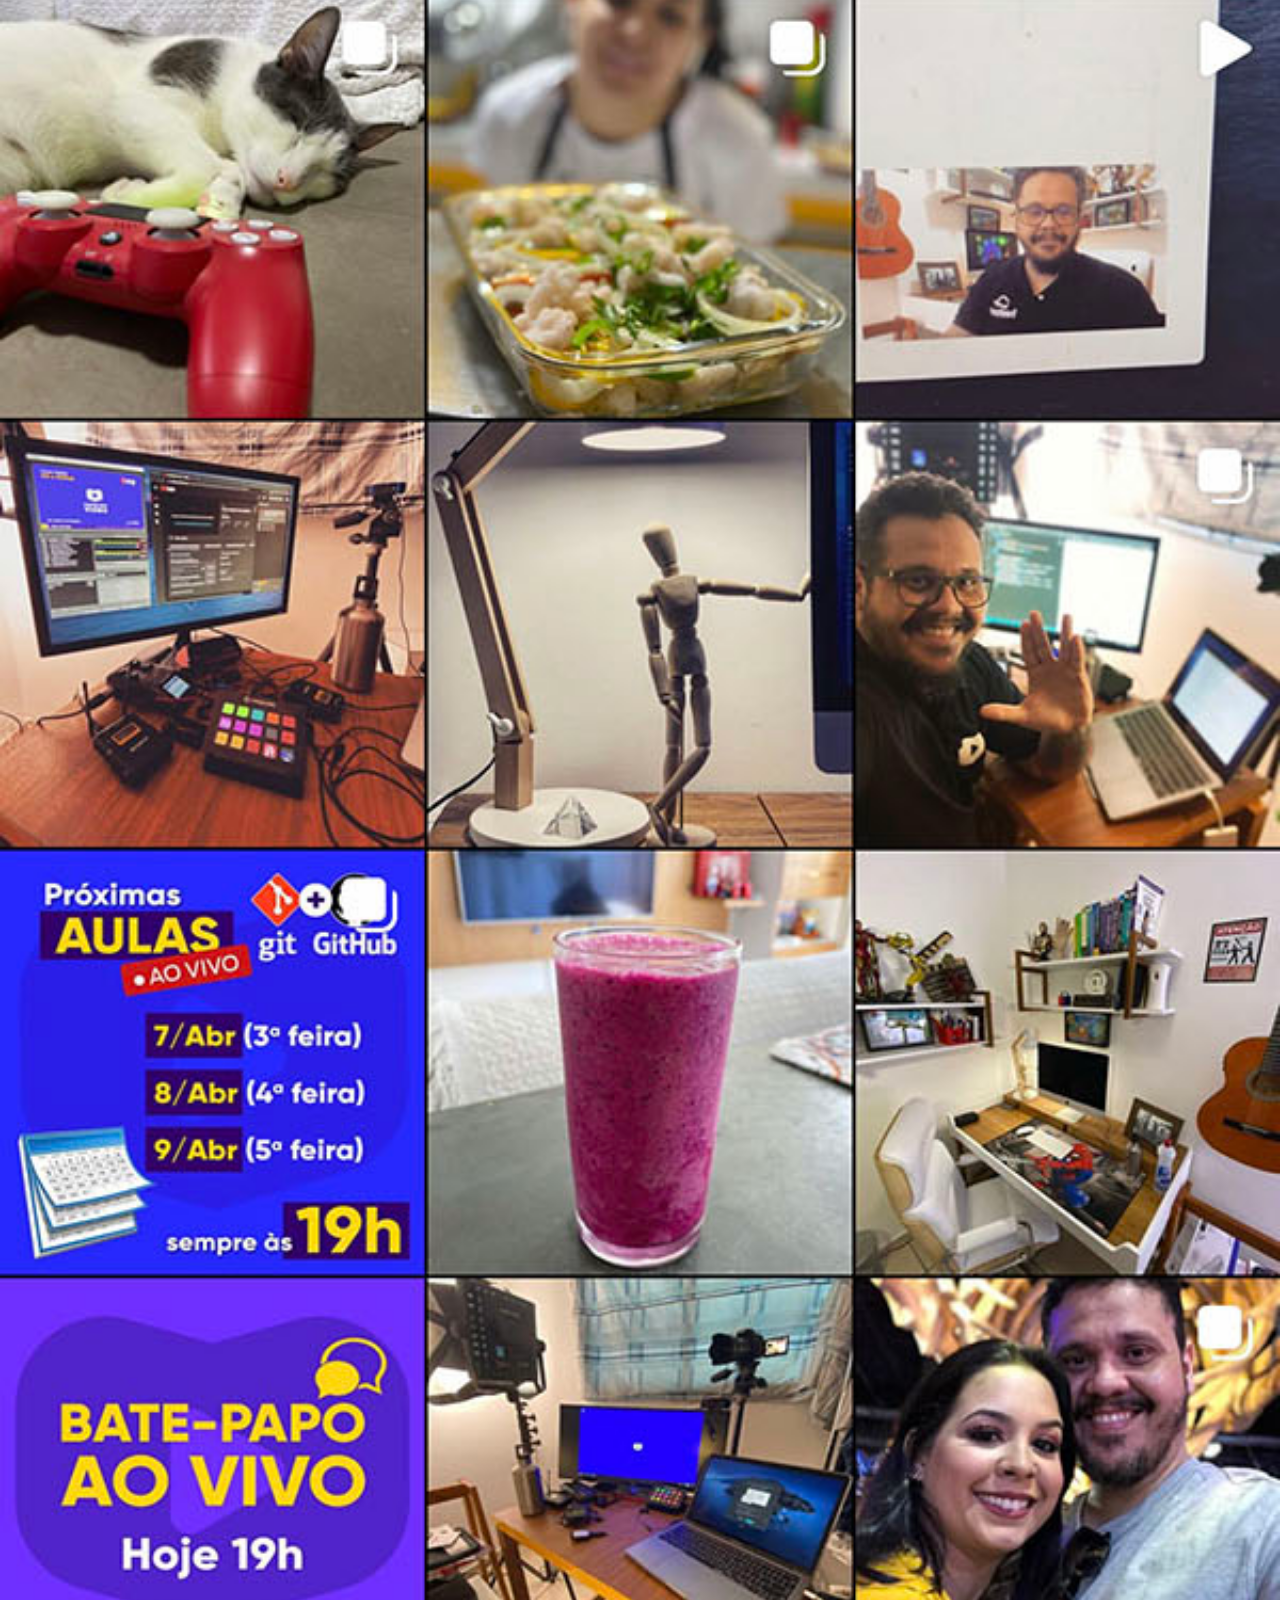
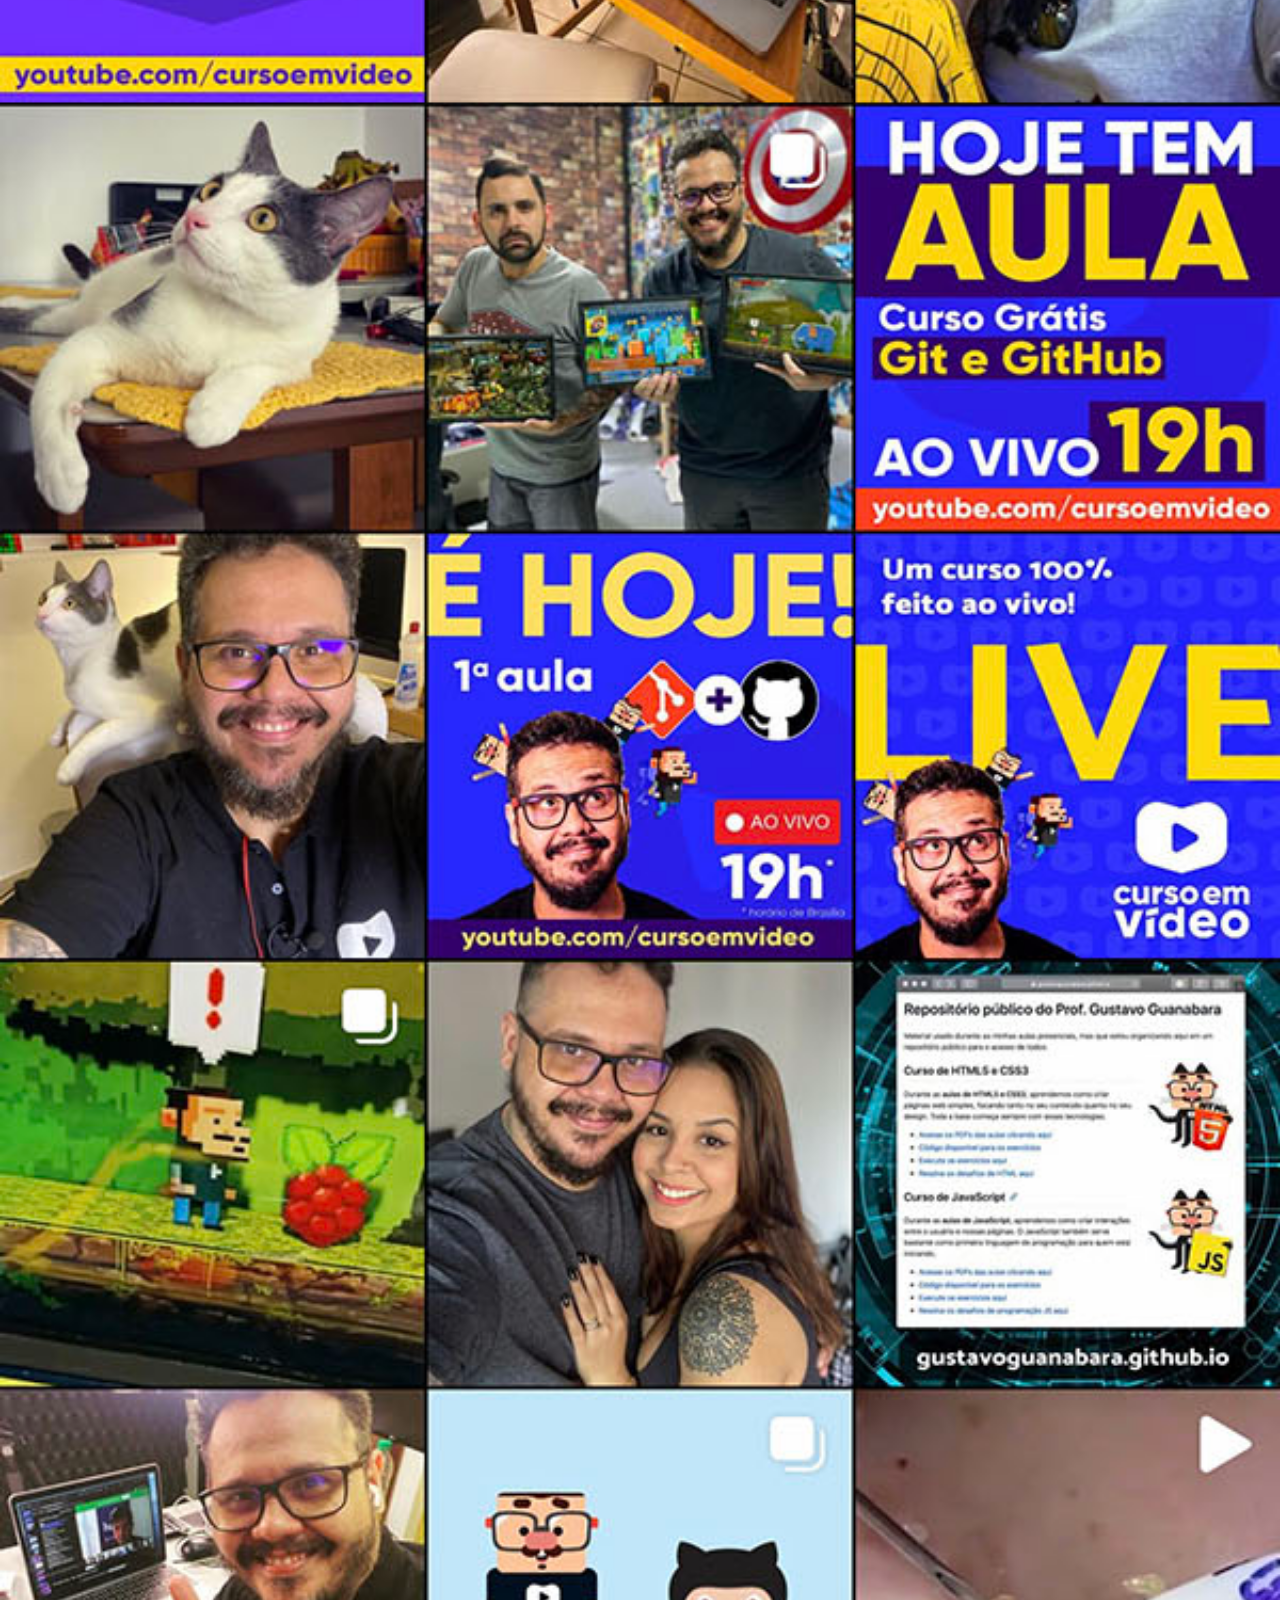
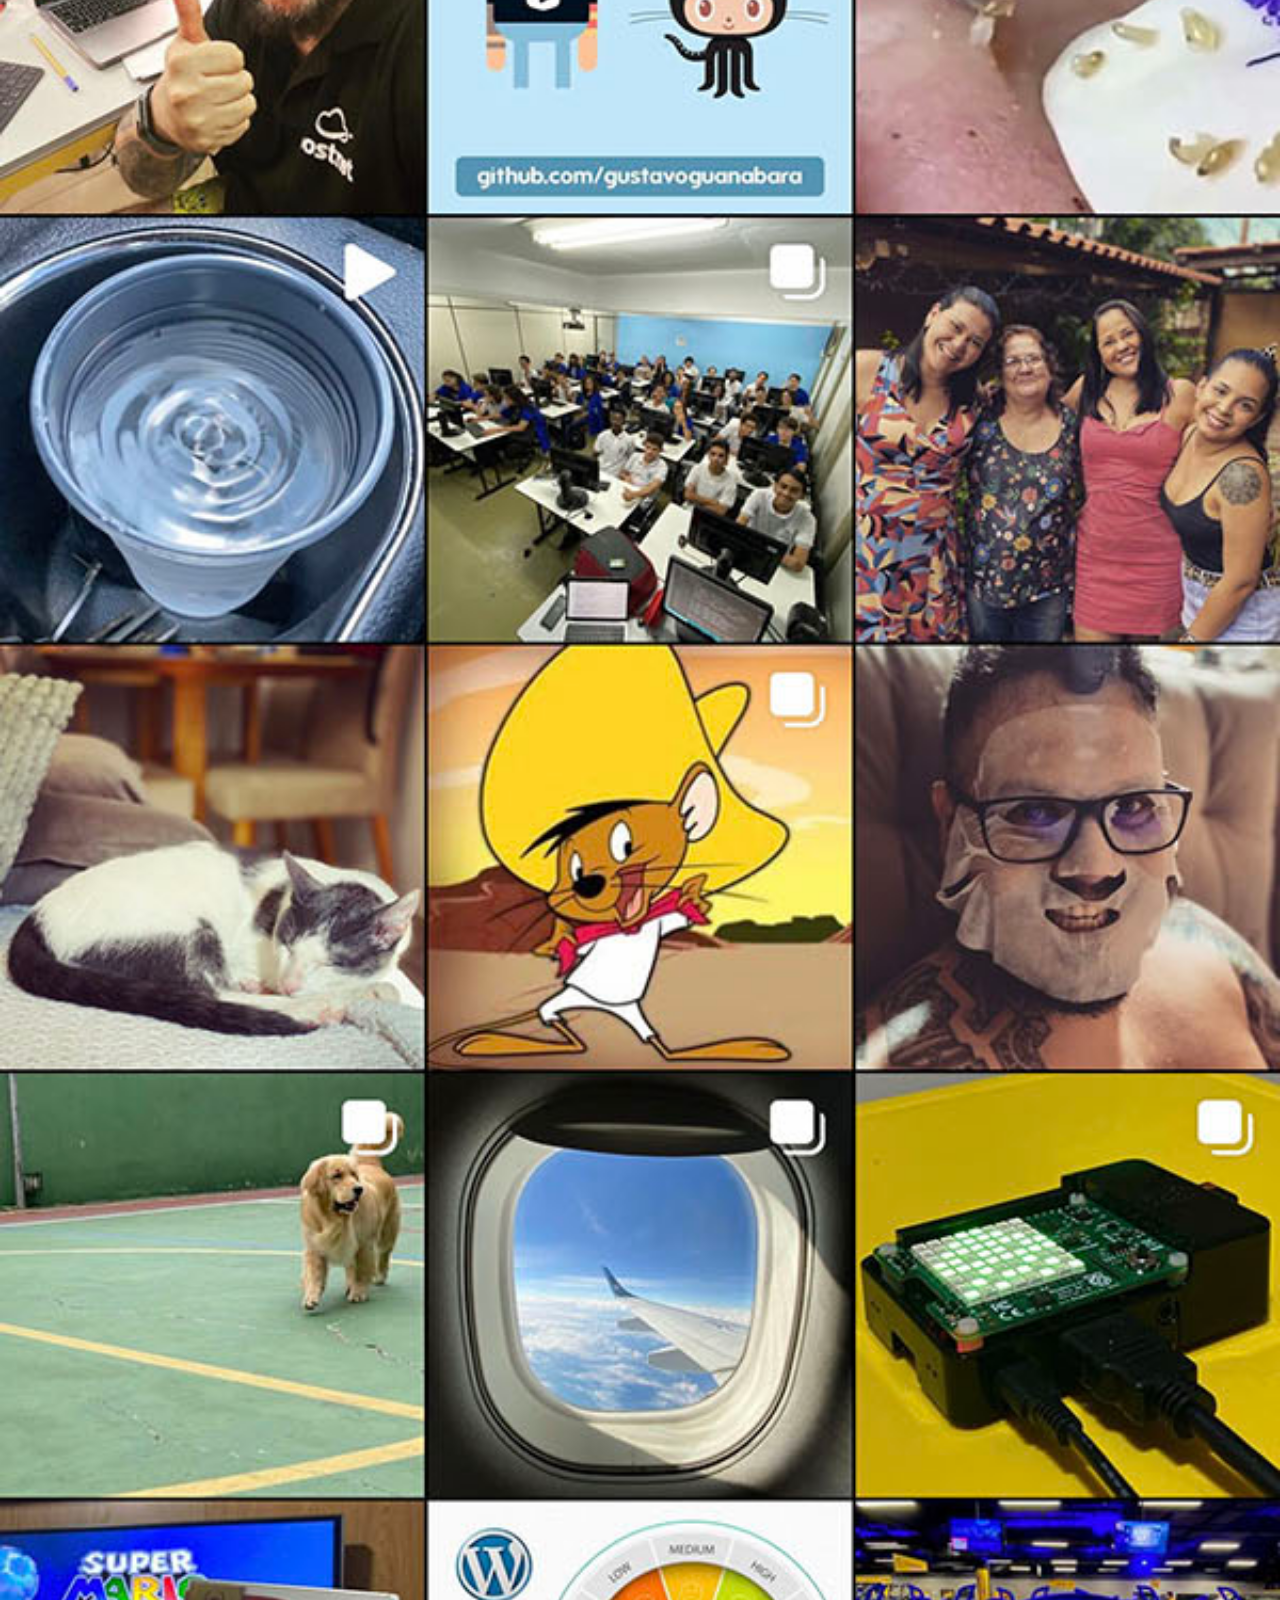
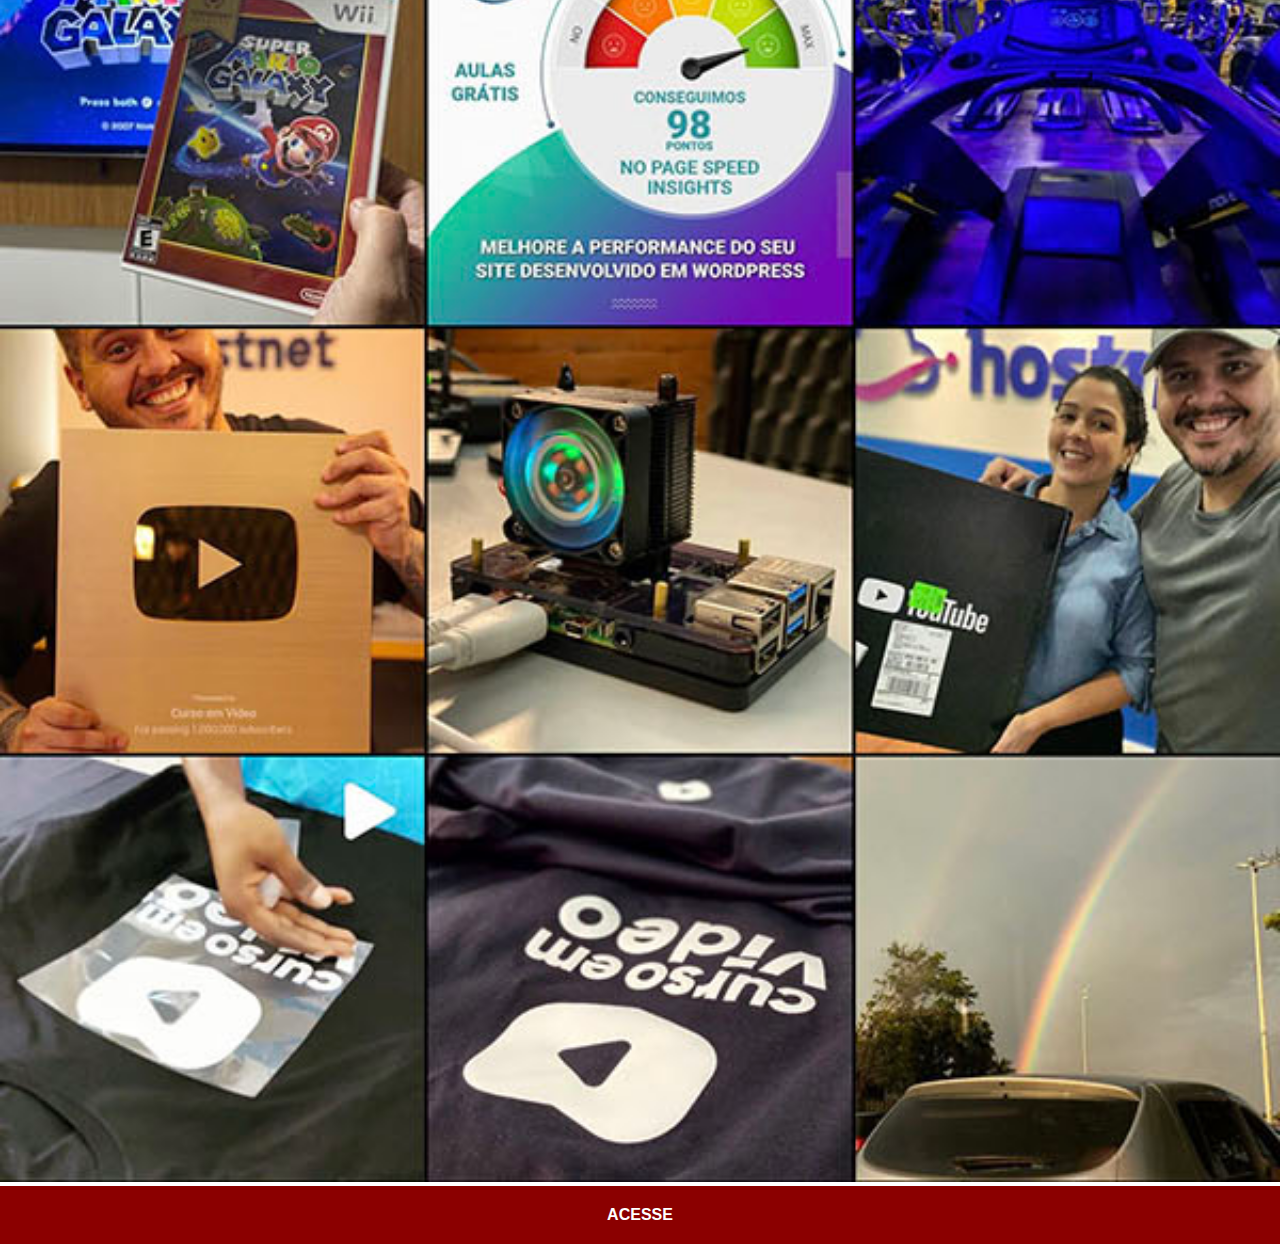
<file: instagram.html>
<!DOCTYPE html>
<html lang="pt-br">
<head>
    <meta charset="UTF-8">
    <meta name="viewport" content="width=device-width, initial-scale=1.0">
    <title>Instagram</title>
    <link rel="stylesheet" href="estilos/social.css">
</head>
<body>
    <img src="imagens/tela-instagram.jpg" alt="Instagram">
    <a href="https://www.instagram.com/gustavoguanabara/" target="_blank">ACESSE</a>
</body>
</html>
</file>
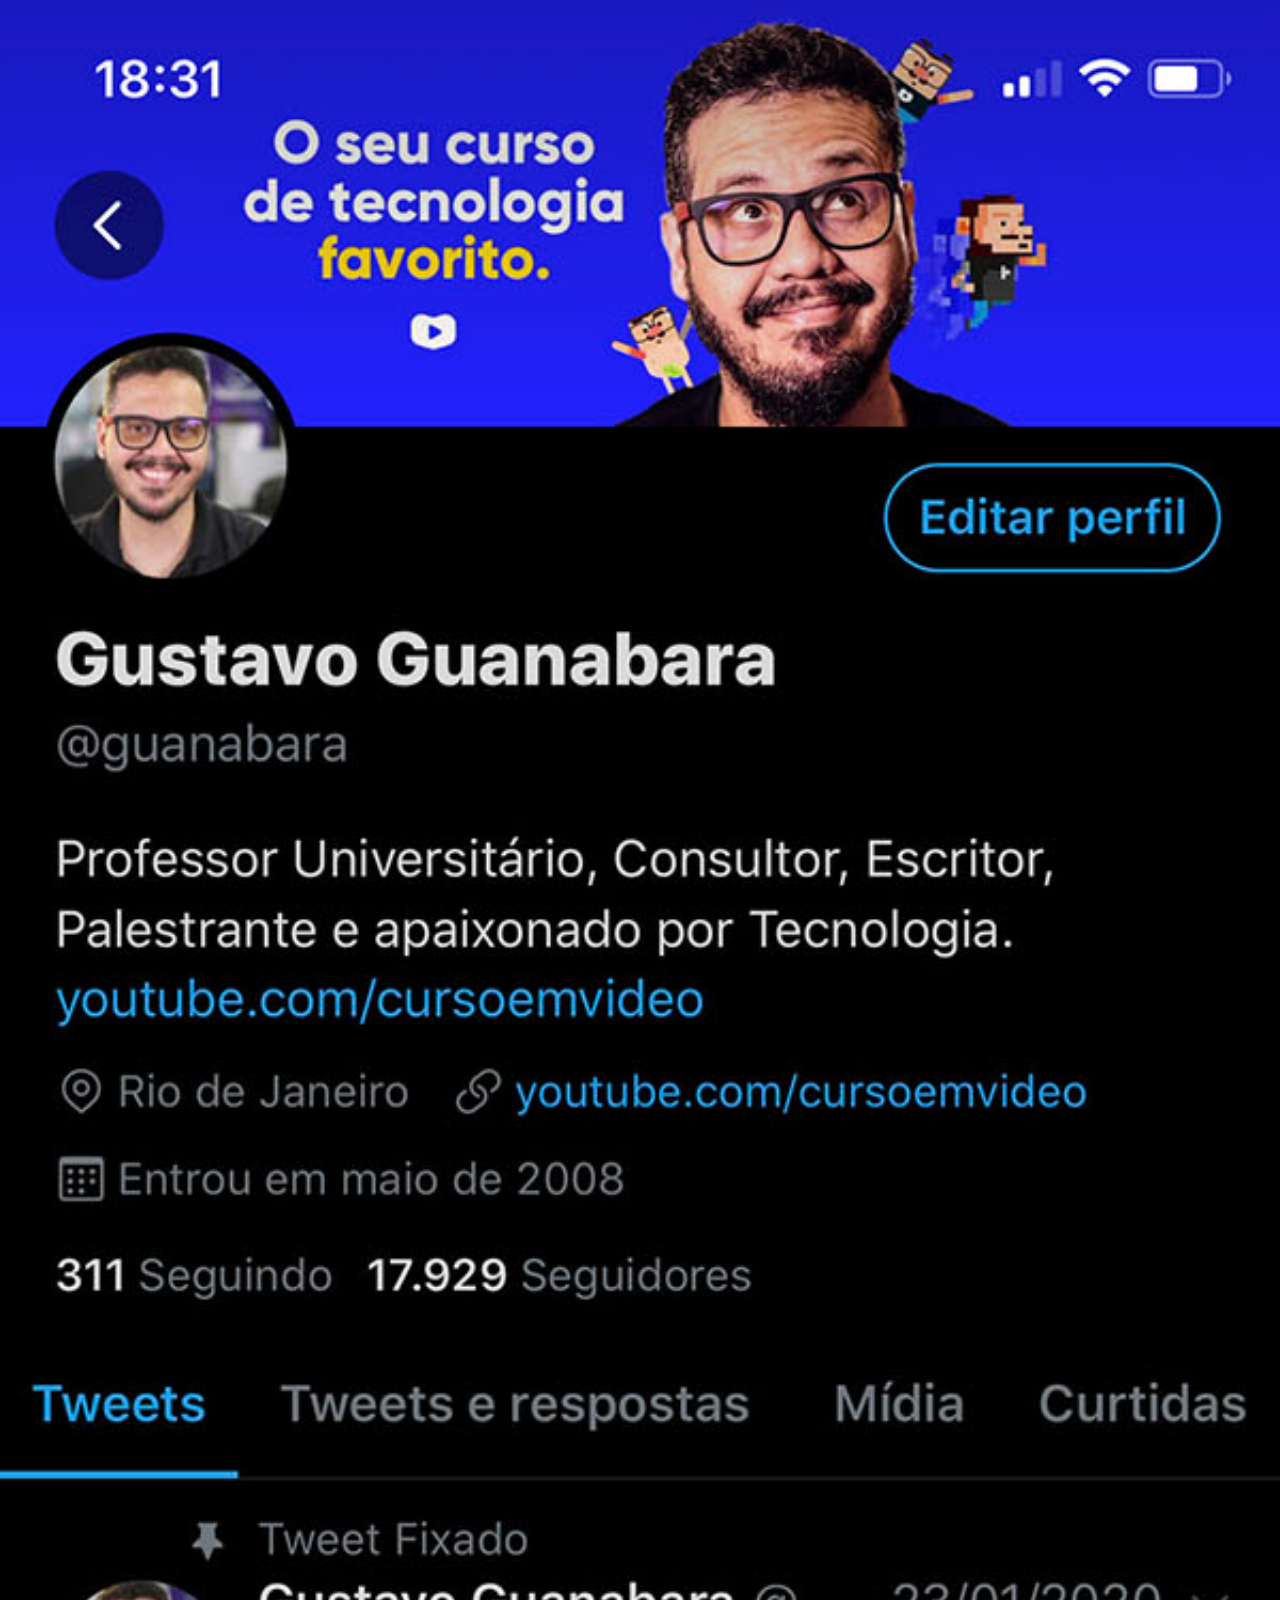
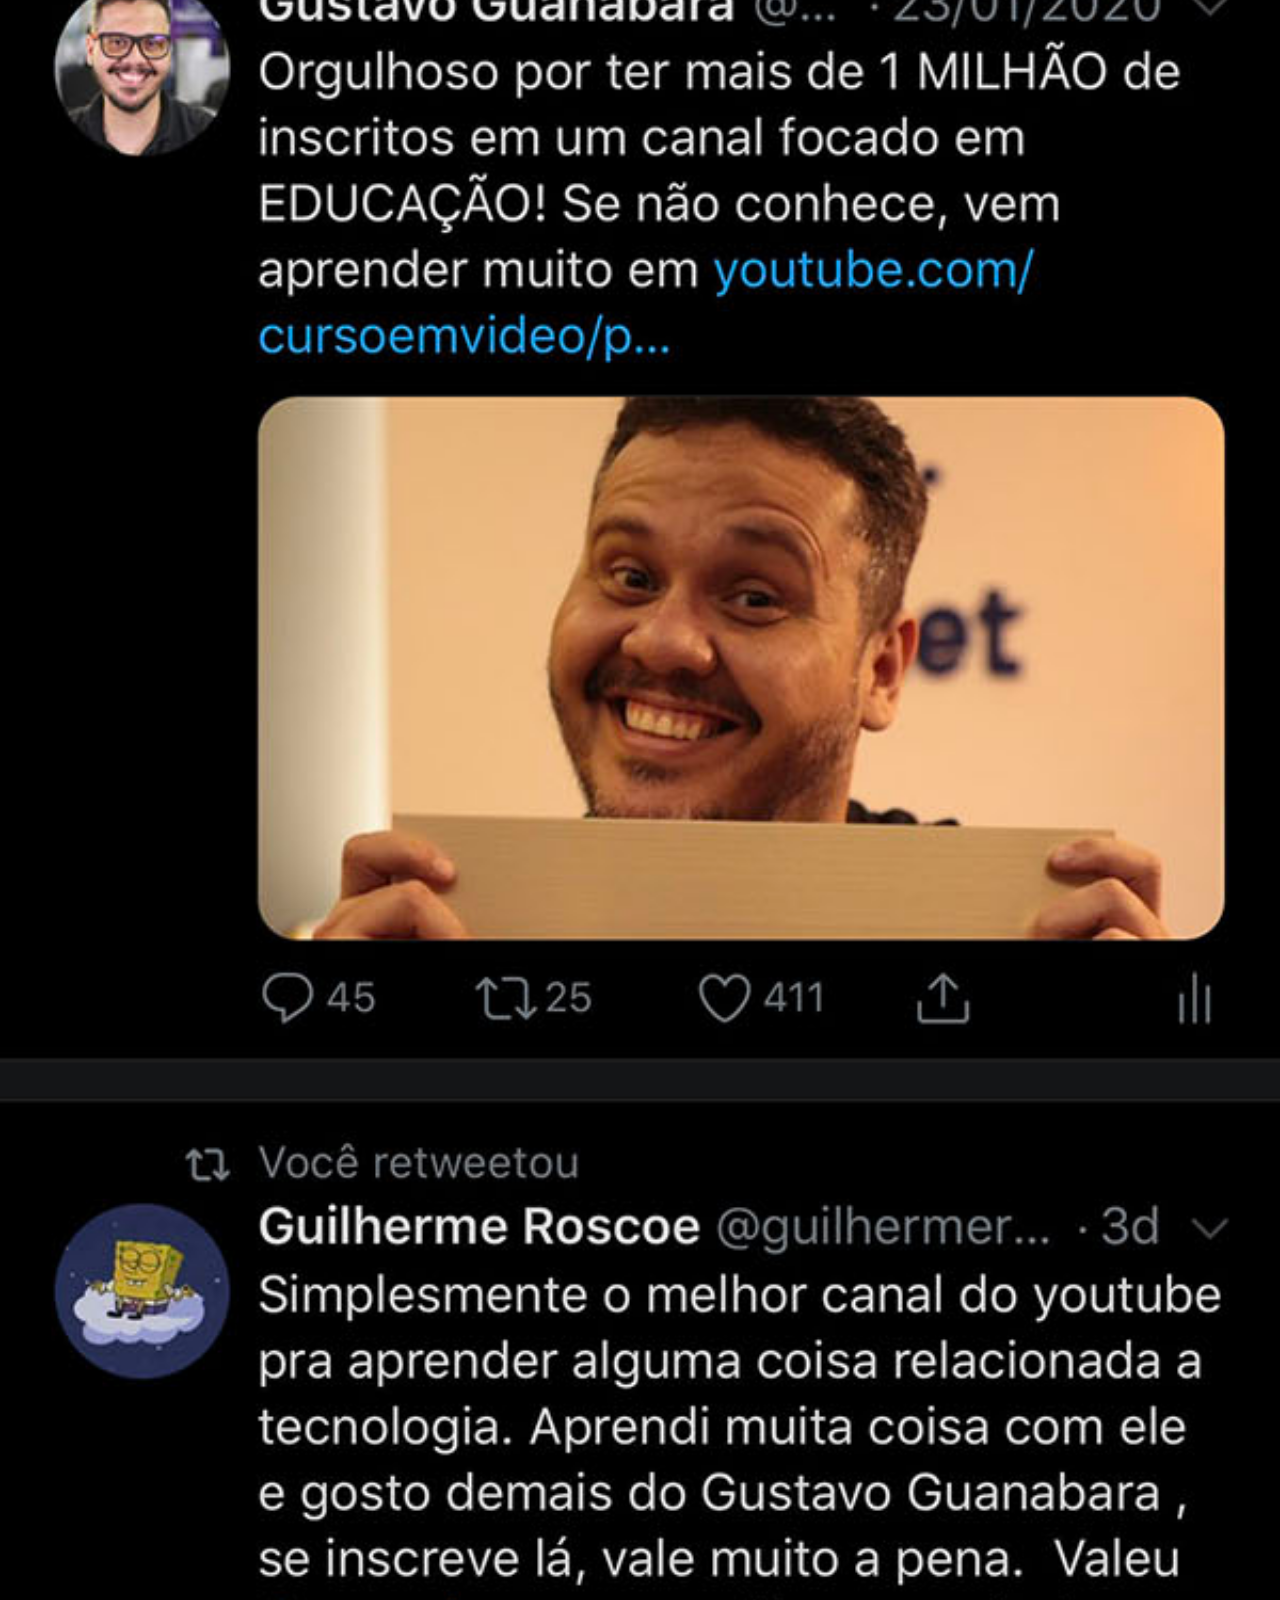
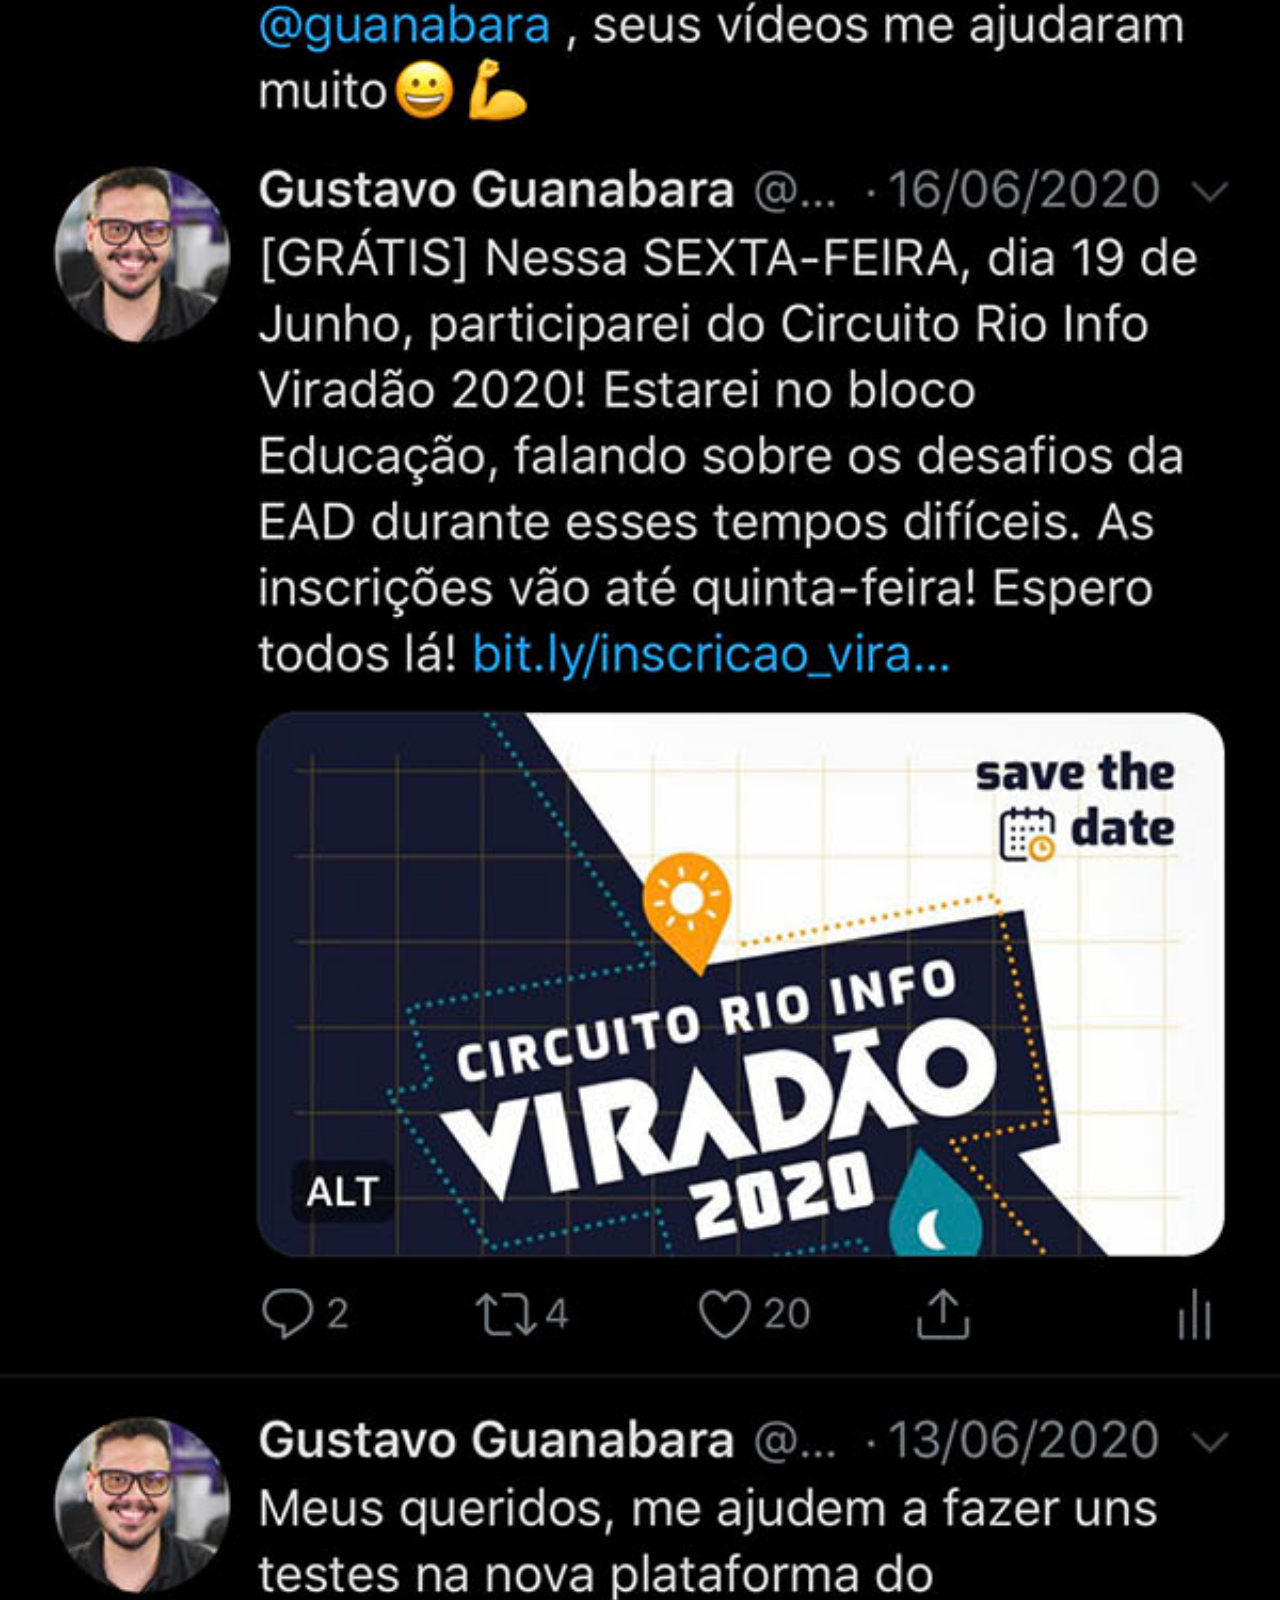
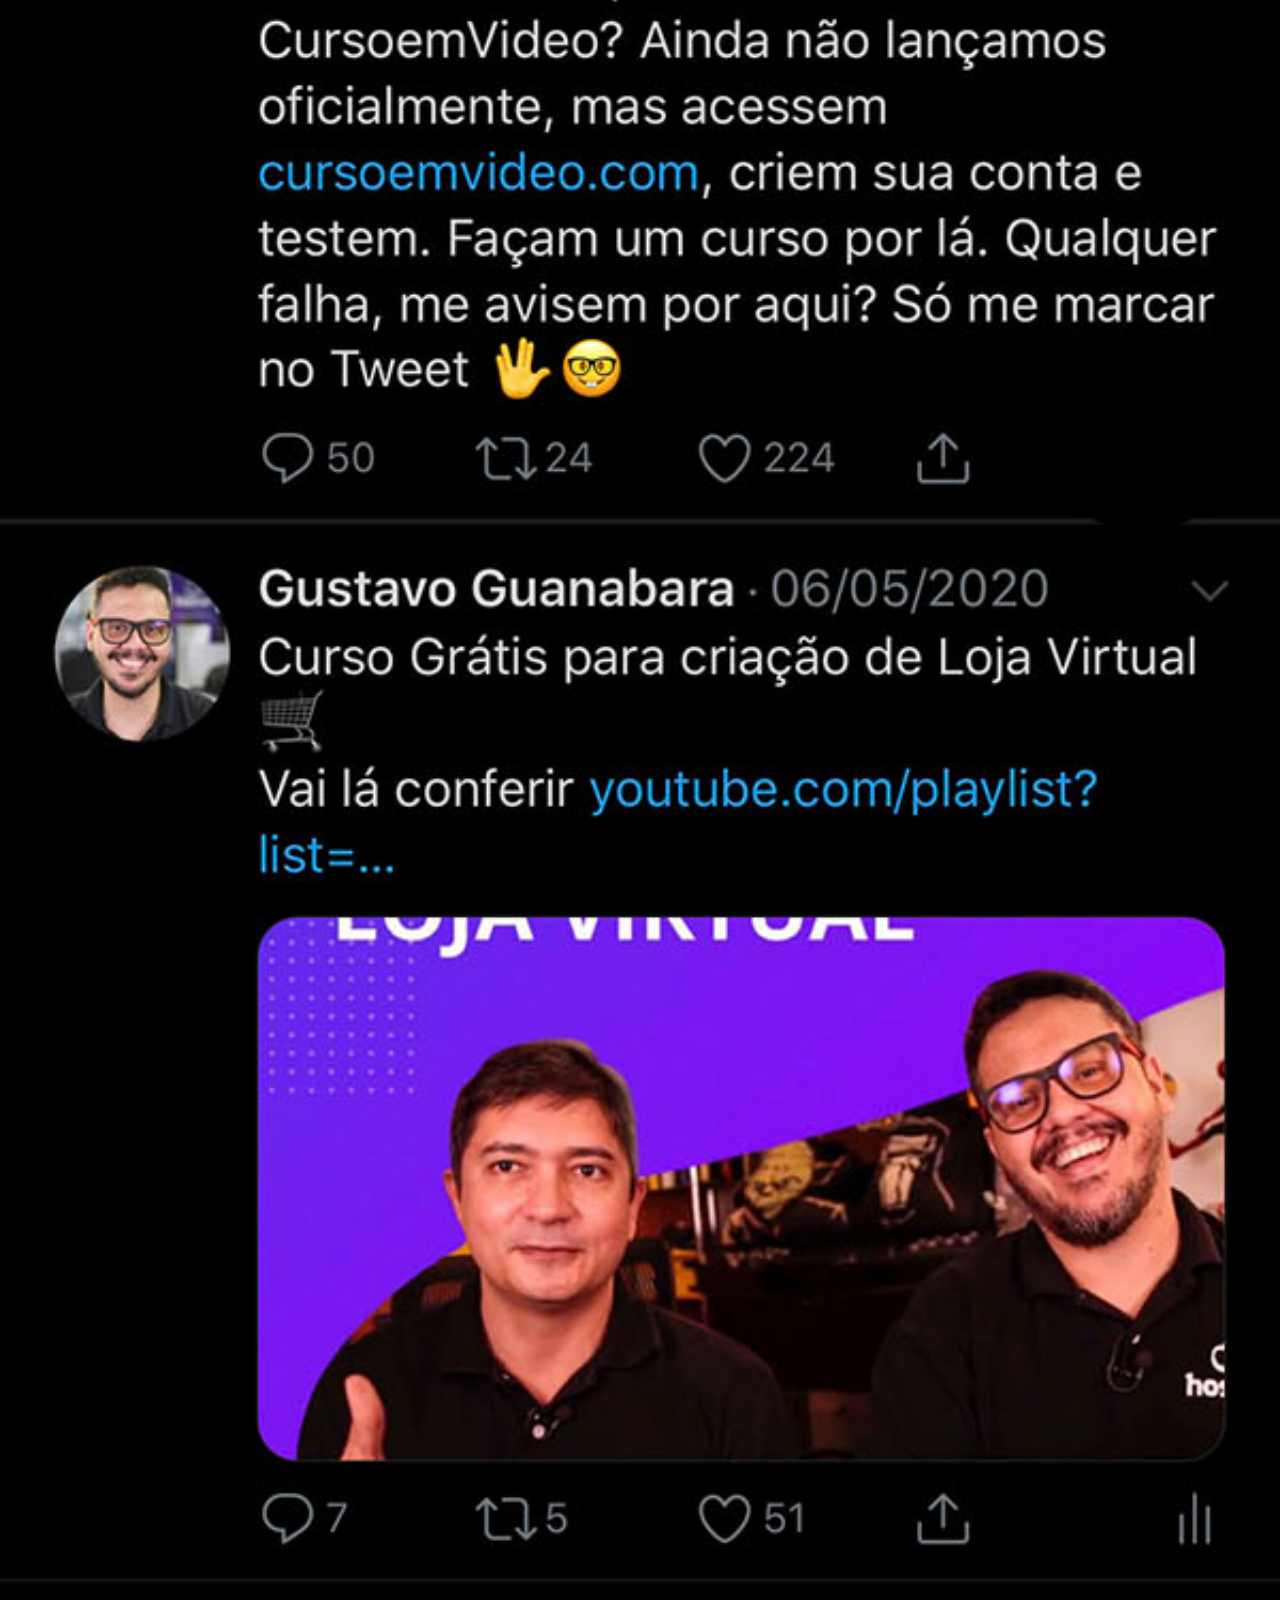
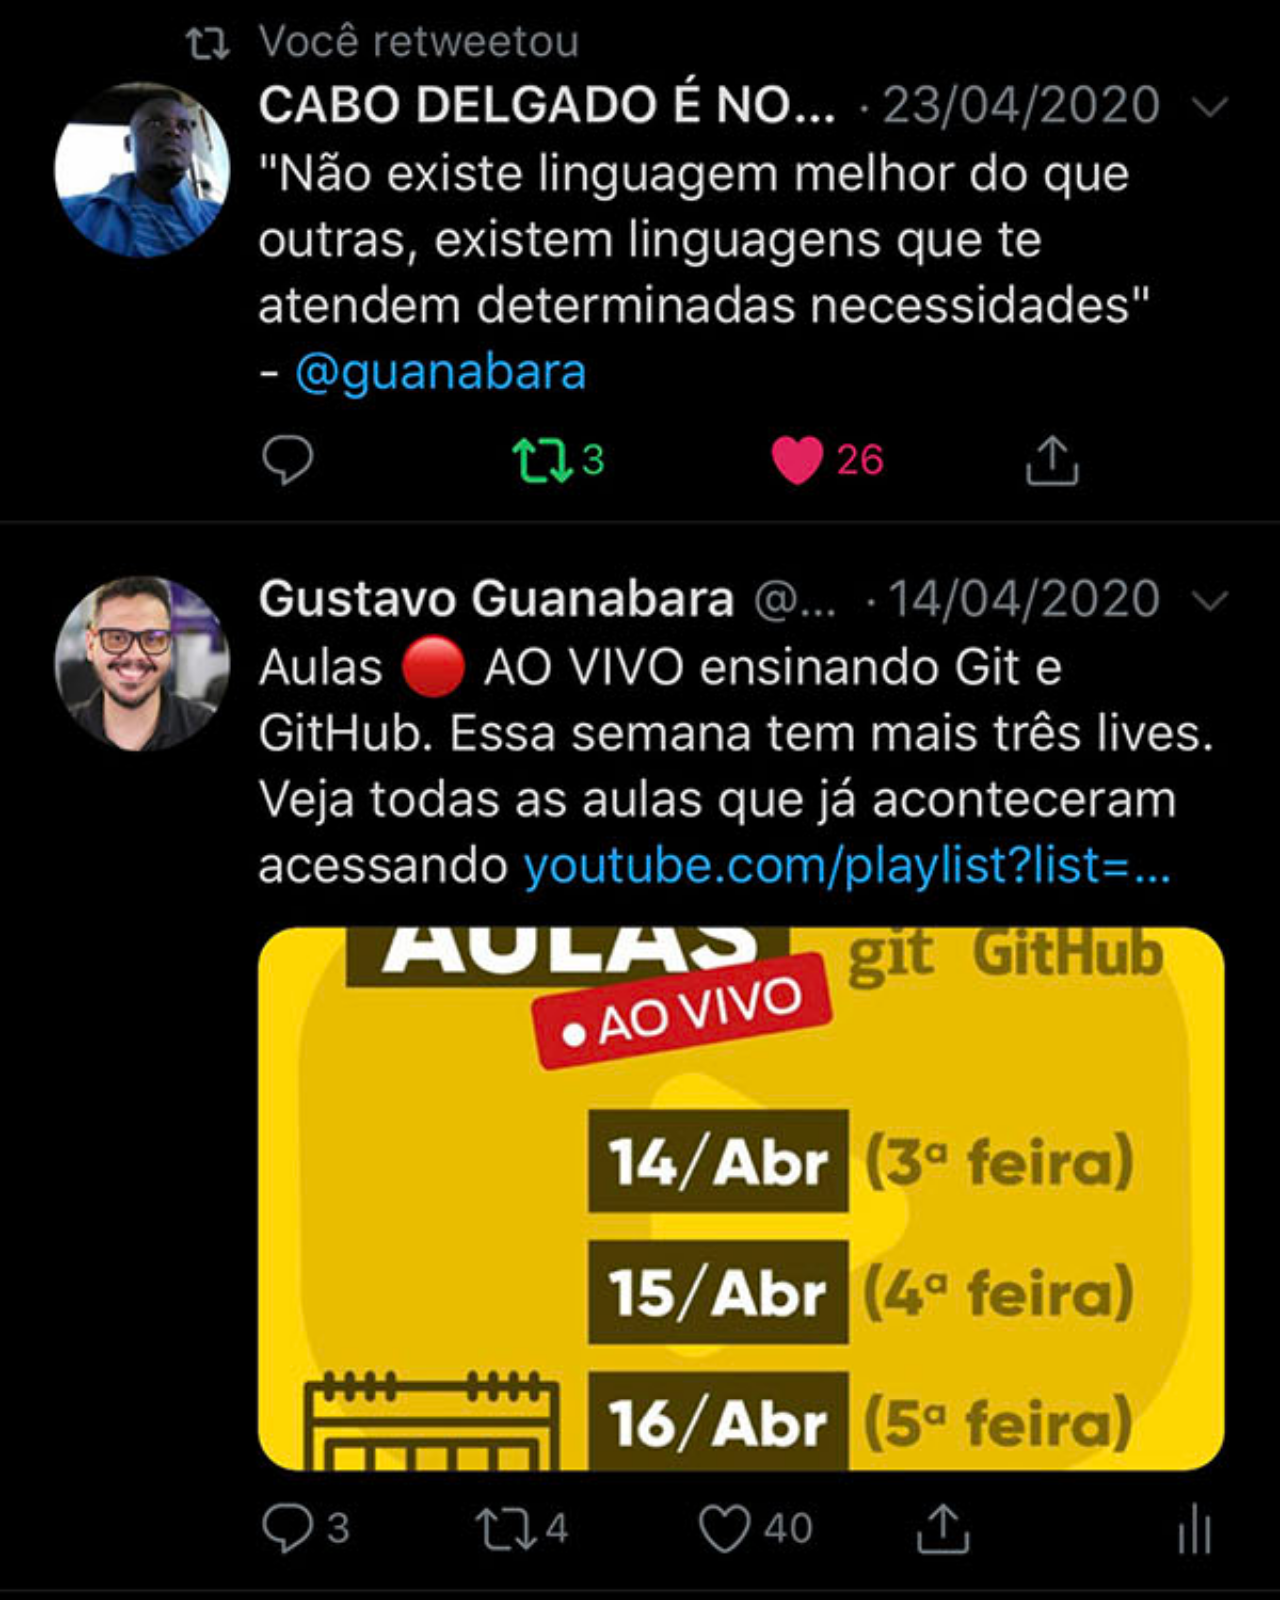
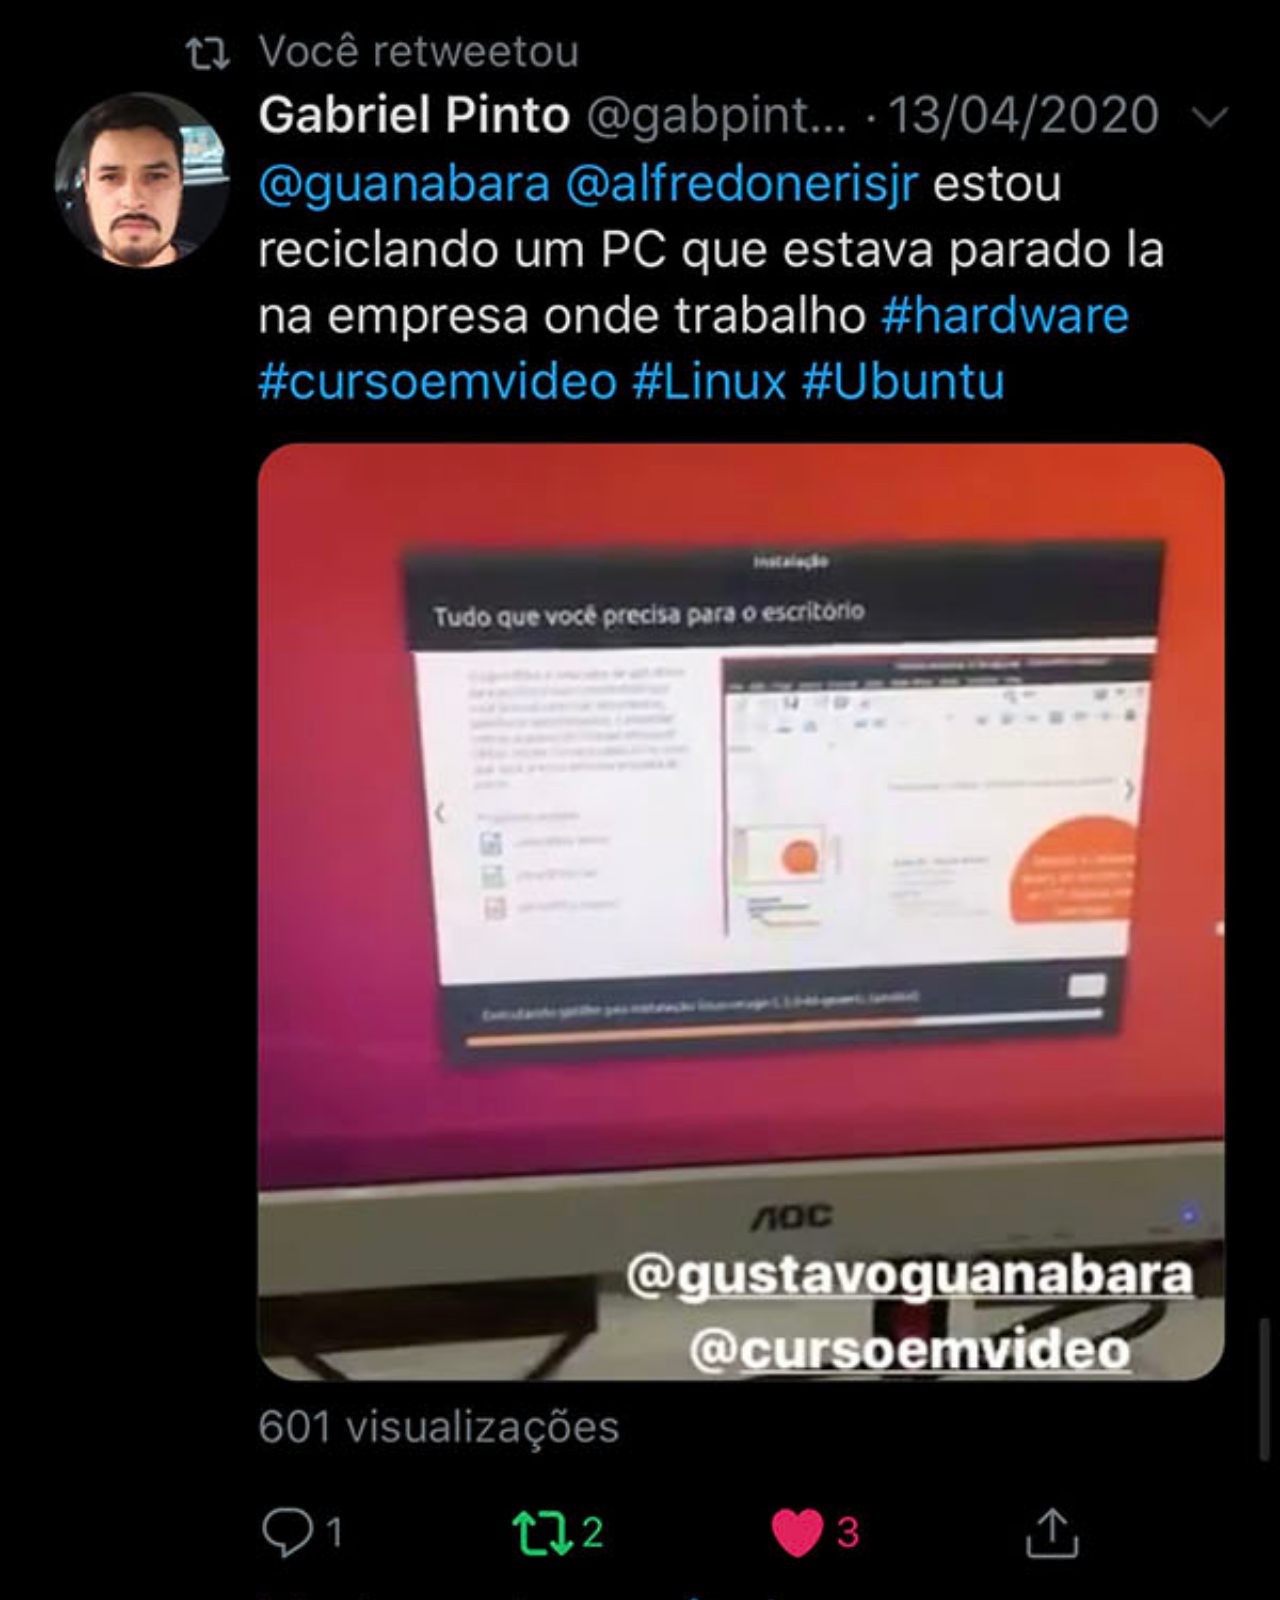
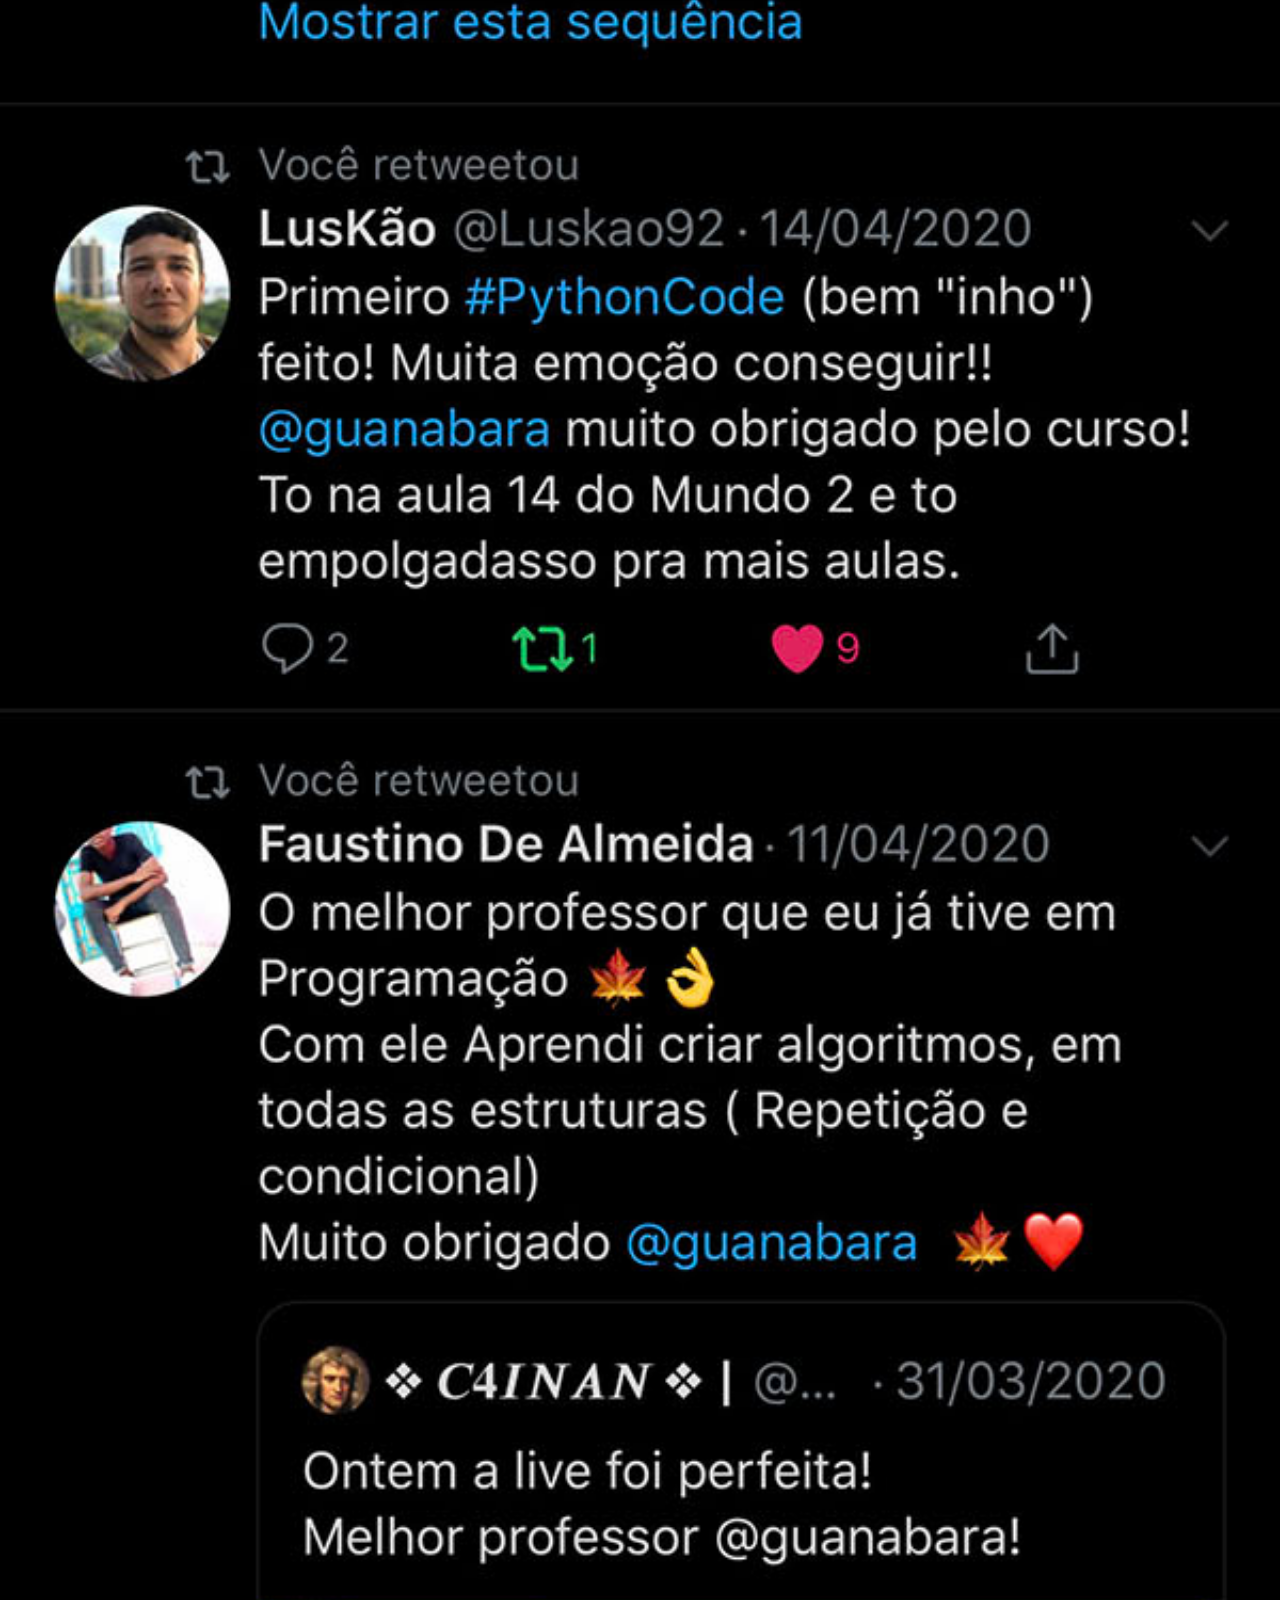
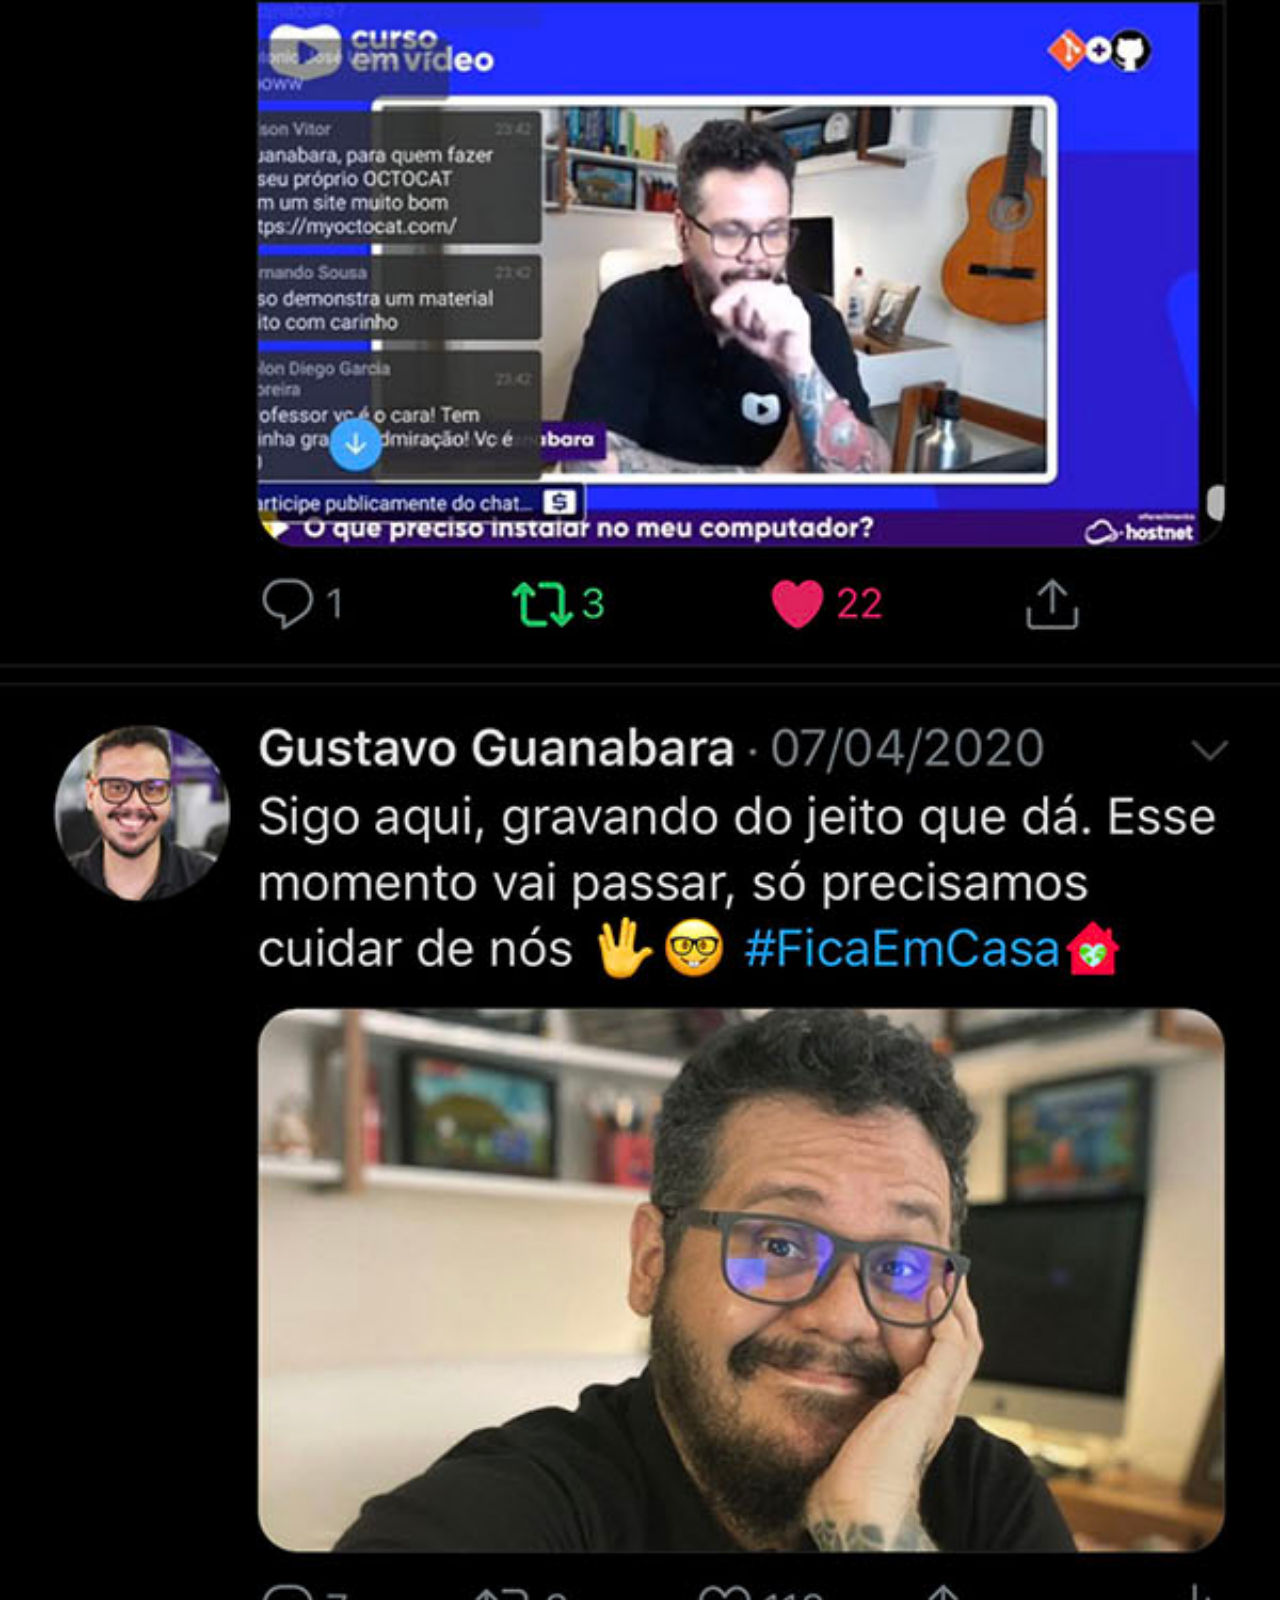
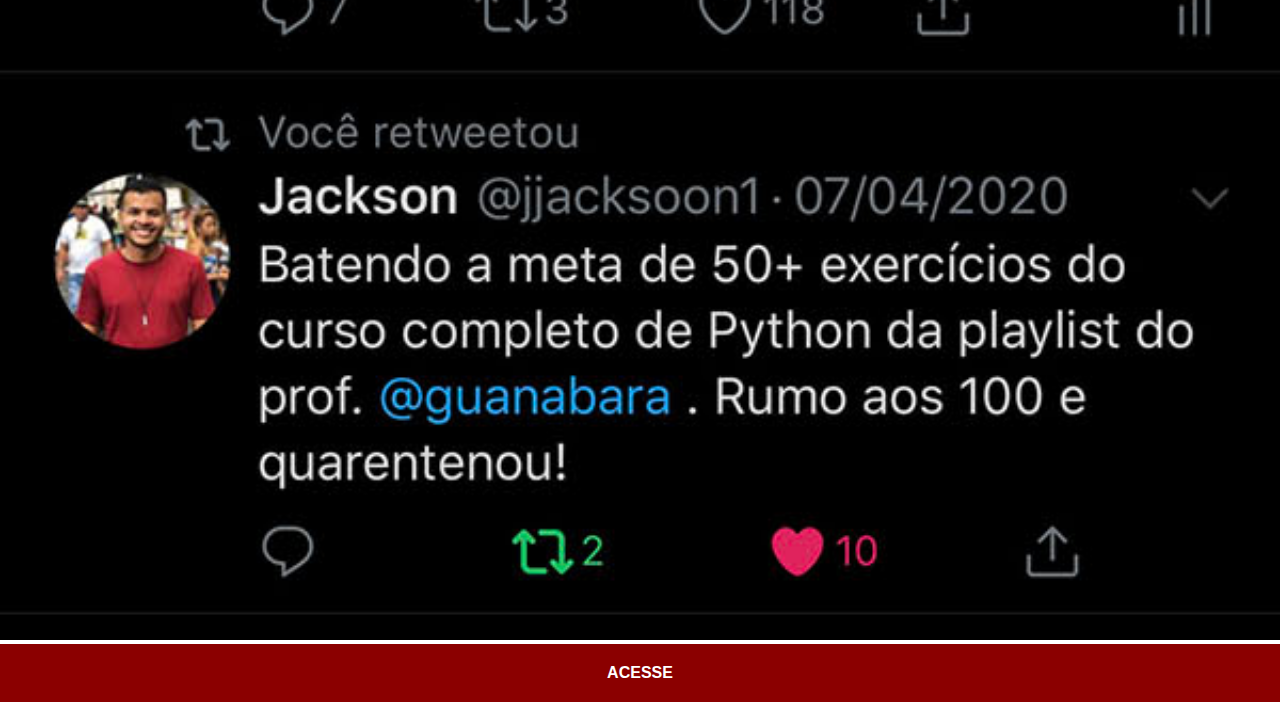
<file: twitter.html>
<!DOCTYPE html>
<html lang="pt-br">
<head>
    <meta charset="UTF-8">
    <meta name="viewport" content="width=device-width, initial-scale=1.0">
    <title>Twitter</title>
    <link rel="stylesheet" href="estilos/social.css">
</head>
<body>
    <img src="imagens/tela-twitter.jpg" alt="Twitter">
    <a href="https://www.twitter.com/guanabara/" target="_blank">ACESSE</a>
</body>
</html>
</file>
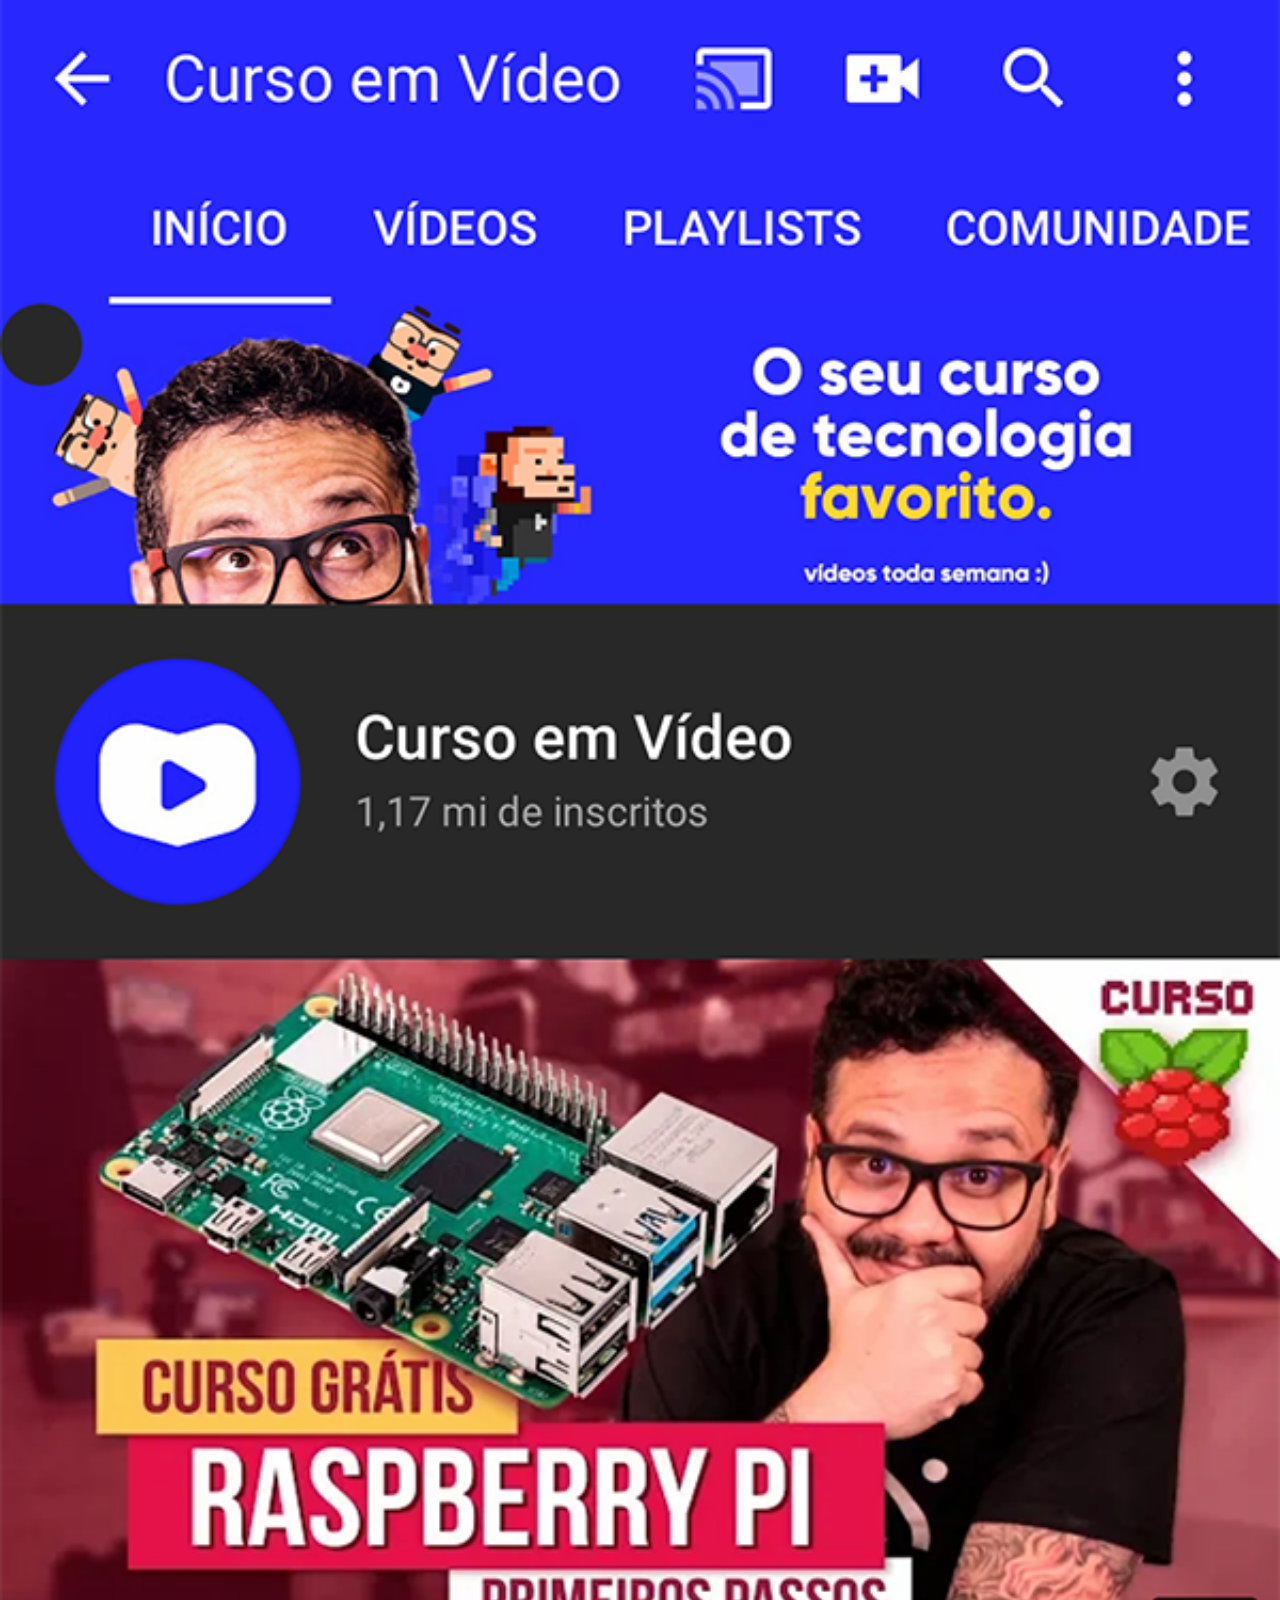
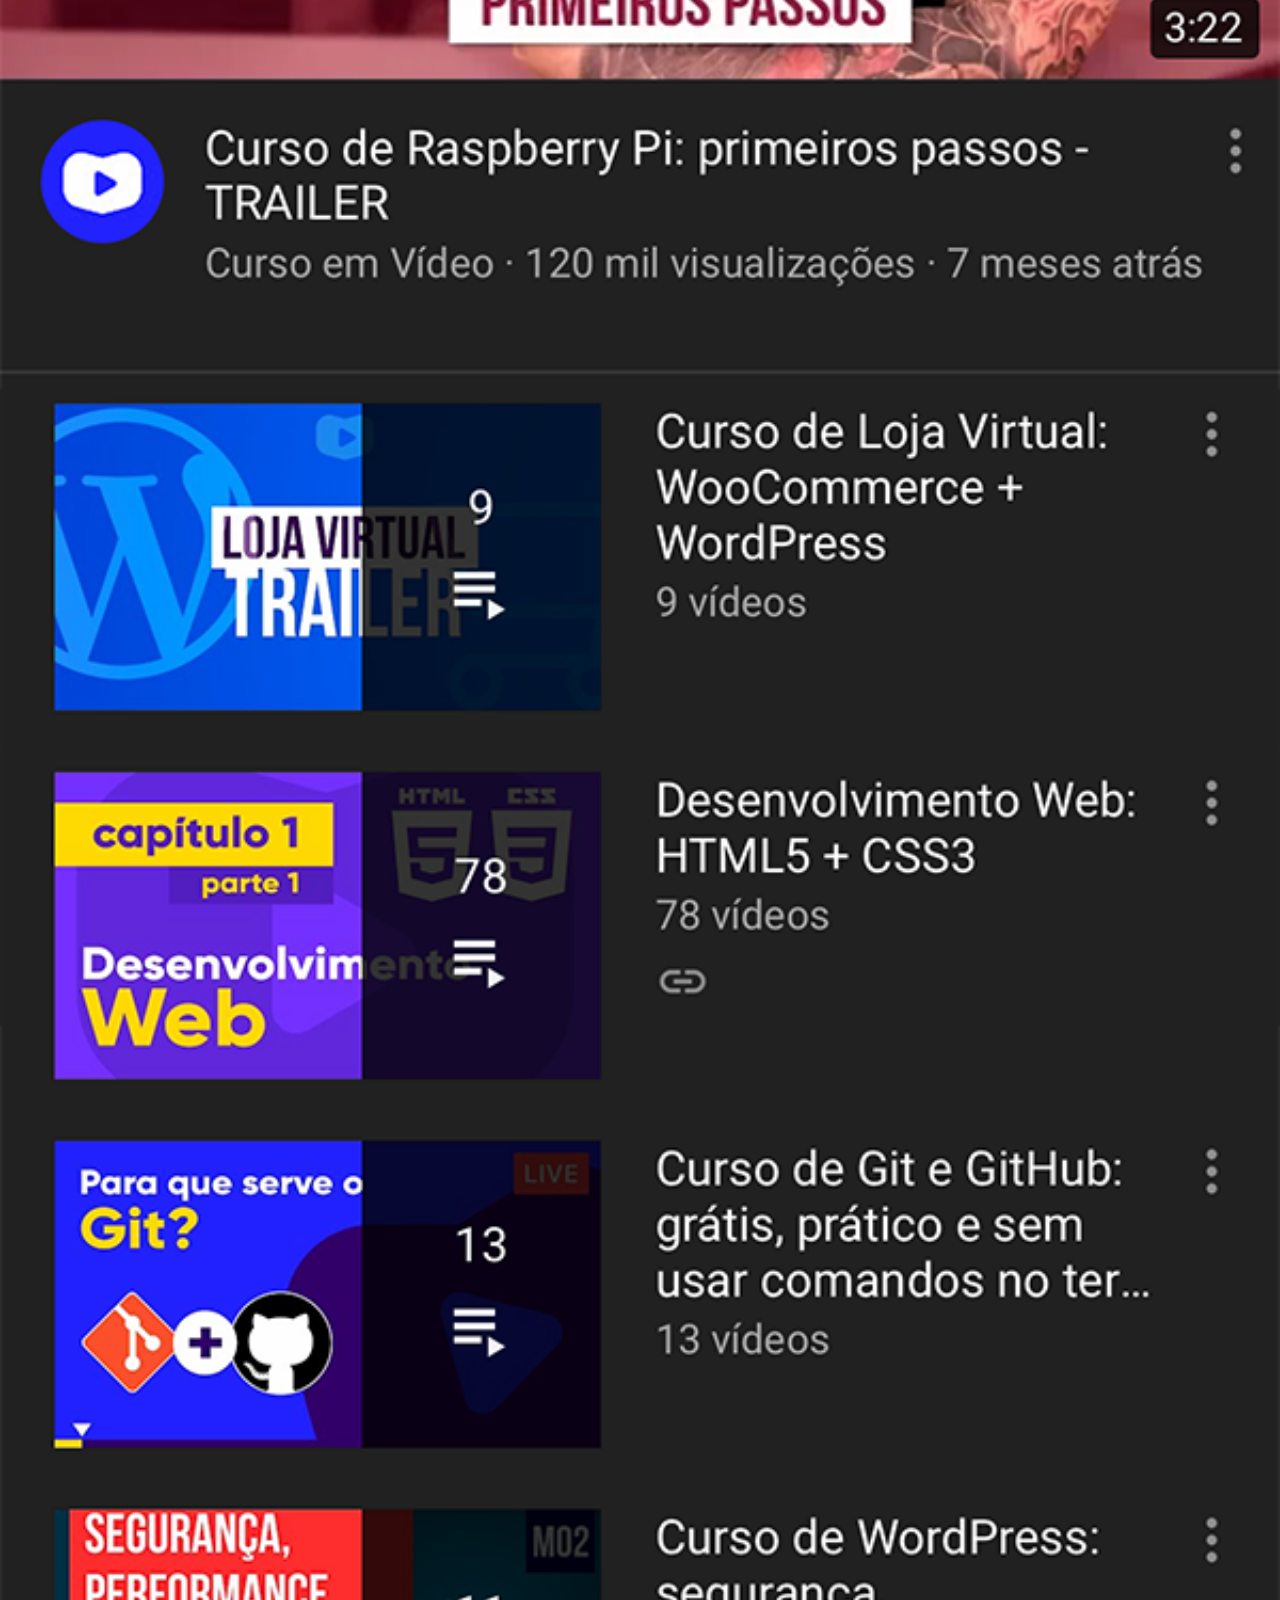
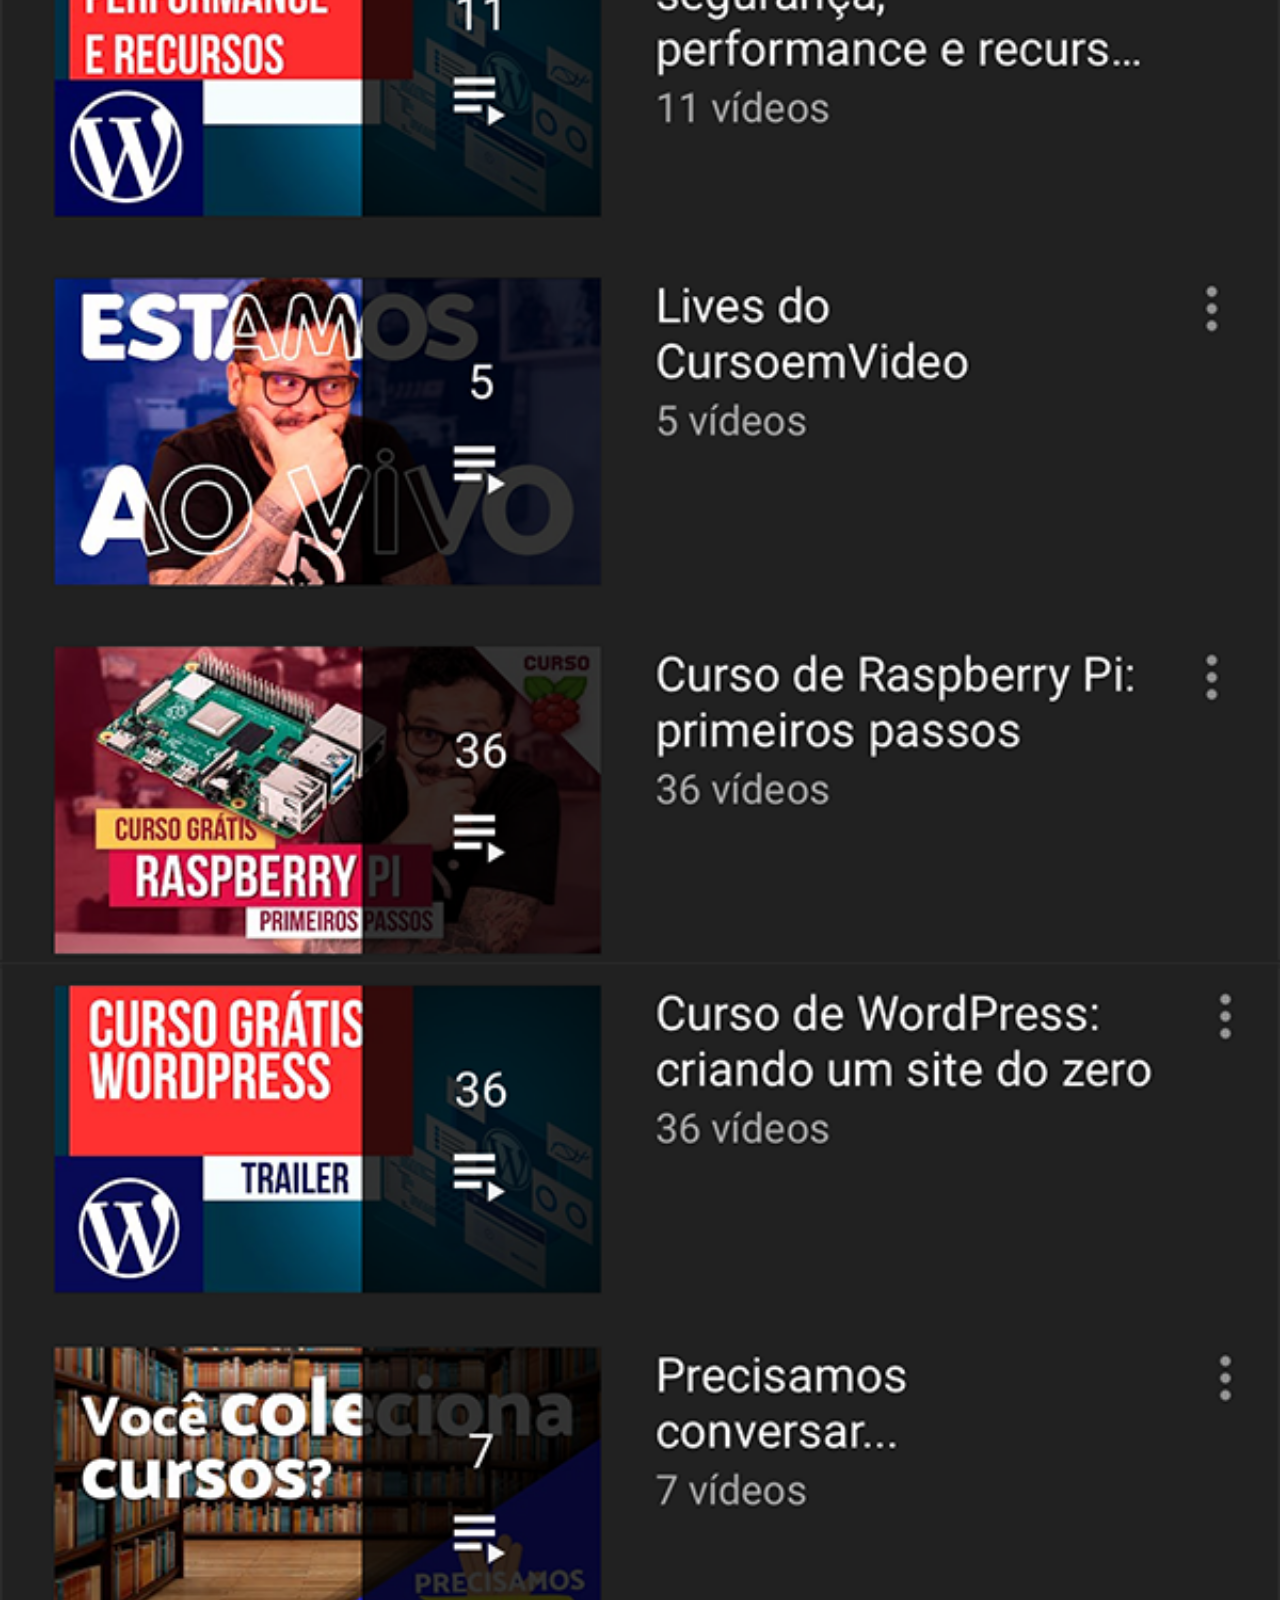
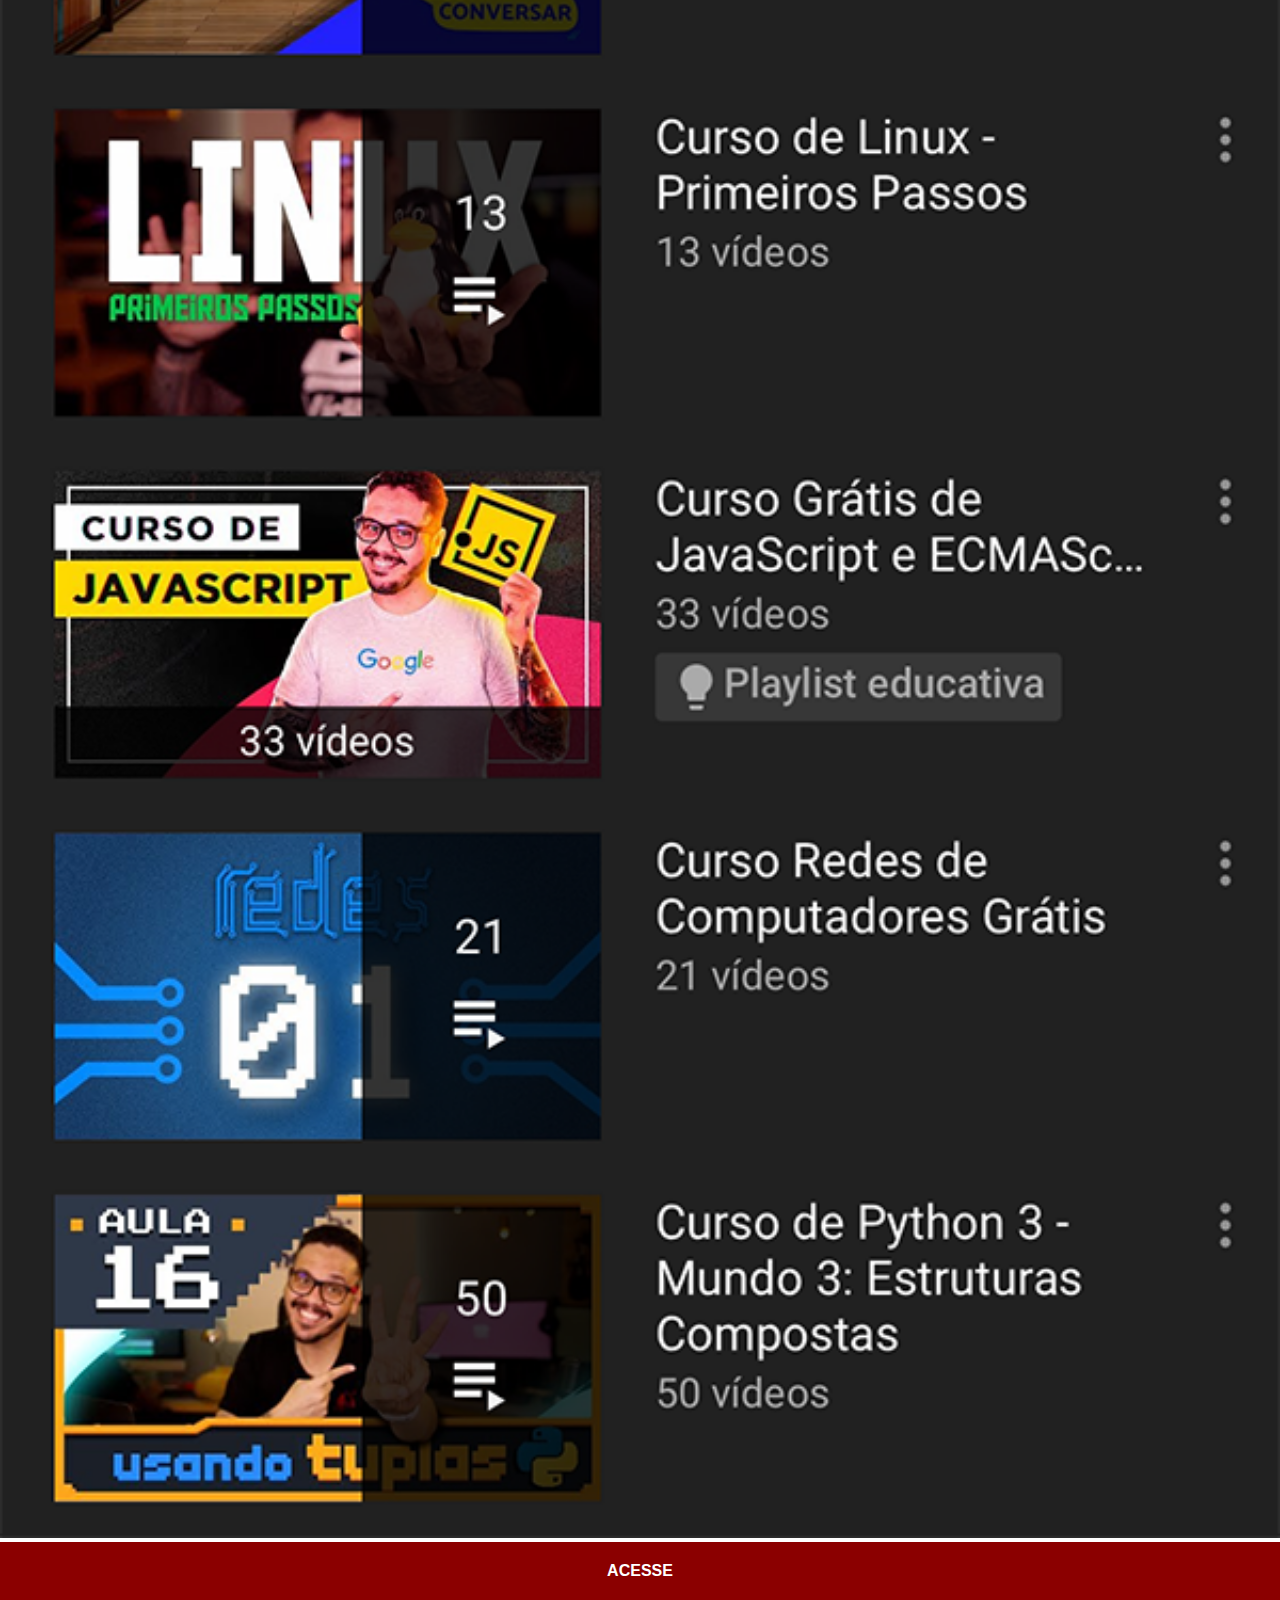
<file: youtube.html>
<!DOCTYPE html>
<html lang="pt-br">
<head>
    <meta charset="UTF-8">
    <meta name="viewport" content="width=device-width, initial-scale=1.0">
    <title>YouTube</title>
    <link rel="stylesheet" href="estilos/social.css">
</head>
<body>
    <img src="imagens/tela-youtube.png" alt="YouTube">
    <a href="https://www.youtube.com/cursoemvideo/playlists" target="_blank">ACESSE</a>
</body>
</html>
</file>
<file: estilos/style.css>
@charset "UTF-8";

*{
    margin: 0px;
    padding: 0px;
    font-family: Arial, Helvetica, sans-serif;
}

html, body {
    height: 100vh;
    width: 100vw;
    background-color: black;
}

body {
    background: url('../imagens/fundo-madeira.jpg') no-repeat top center;
    background-size: cover;
    background-attachment: fixed;
}

main {
    height: 100vh;
    position: relative;  
}

section#telefone {
    position: absolute;
    top: 50%;
    left: 50%;
    transform: translate(-50%, -50%); /*para centralizar no meio da tela*/

    height: 627px;
    width: 311px;  /*olhou no gimp o tamanho exato da imagem*/
    background: url(../imagens/frame-iphone.png) no-repeat;
}

iframe#tela{
    position: relative;
    top: 80px;
    left: 22px;
    width: 267px;
    height: 471px;
}

section#redes-sociais {
    text-align: right;
}

/* pode ser "> a >img" ou só img*/
section#redes-sociais img {
    width: 50px;
    margin: 10px;
    margin-right: 20px;
    border-radius: 50%;
    box-shadow: 2px 2px 5px rgb(0, 0, 0, 0.400);
    box-sizing: border-box;  /* fez o ícone parar de mover, ficar somente a borda*/
}

section#redes-sociais img:hover {
    box-shadow: 5px 5px 10px rgba(0, 0, 0, 0.623);
    transform: translate(-3px, -3px); /* Levantadinha do ícone ao colocar o mouse em cima*/
    transition: transform .3s, border 1s;
    border: 2px solid rgba(255, 255, 255, 0.637)
}
</file>
<file: estilos/social.css>
@charset "UTF-8";

*{
            margin: 0px;
            padding: 0px;
            font-family: Arial, Helvetica, sans-serif;
        }

        ::-webkit-scrollbar { /*esconde a barra de rolagem*/
            width: 0px;
            height: 0px;
        }

        img {
            width: 100vw;
        }

        a {
          display: block;  
          background-color: darkred;
          color: white;
          padding: 20px;
          text-align: center;
          font-weight: bolder;
          text-decoration: none;
        }

        a:hover {
            background-color: red;
        }
</file>
